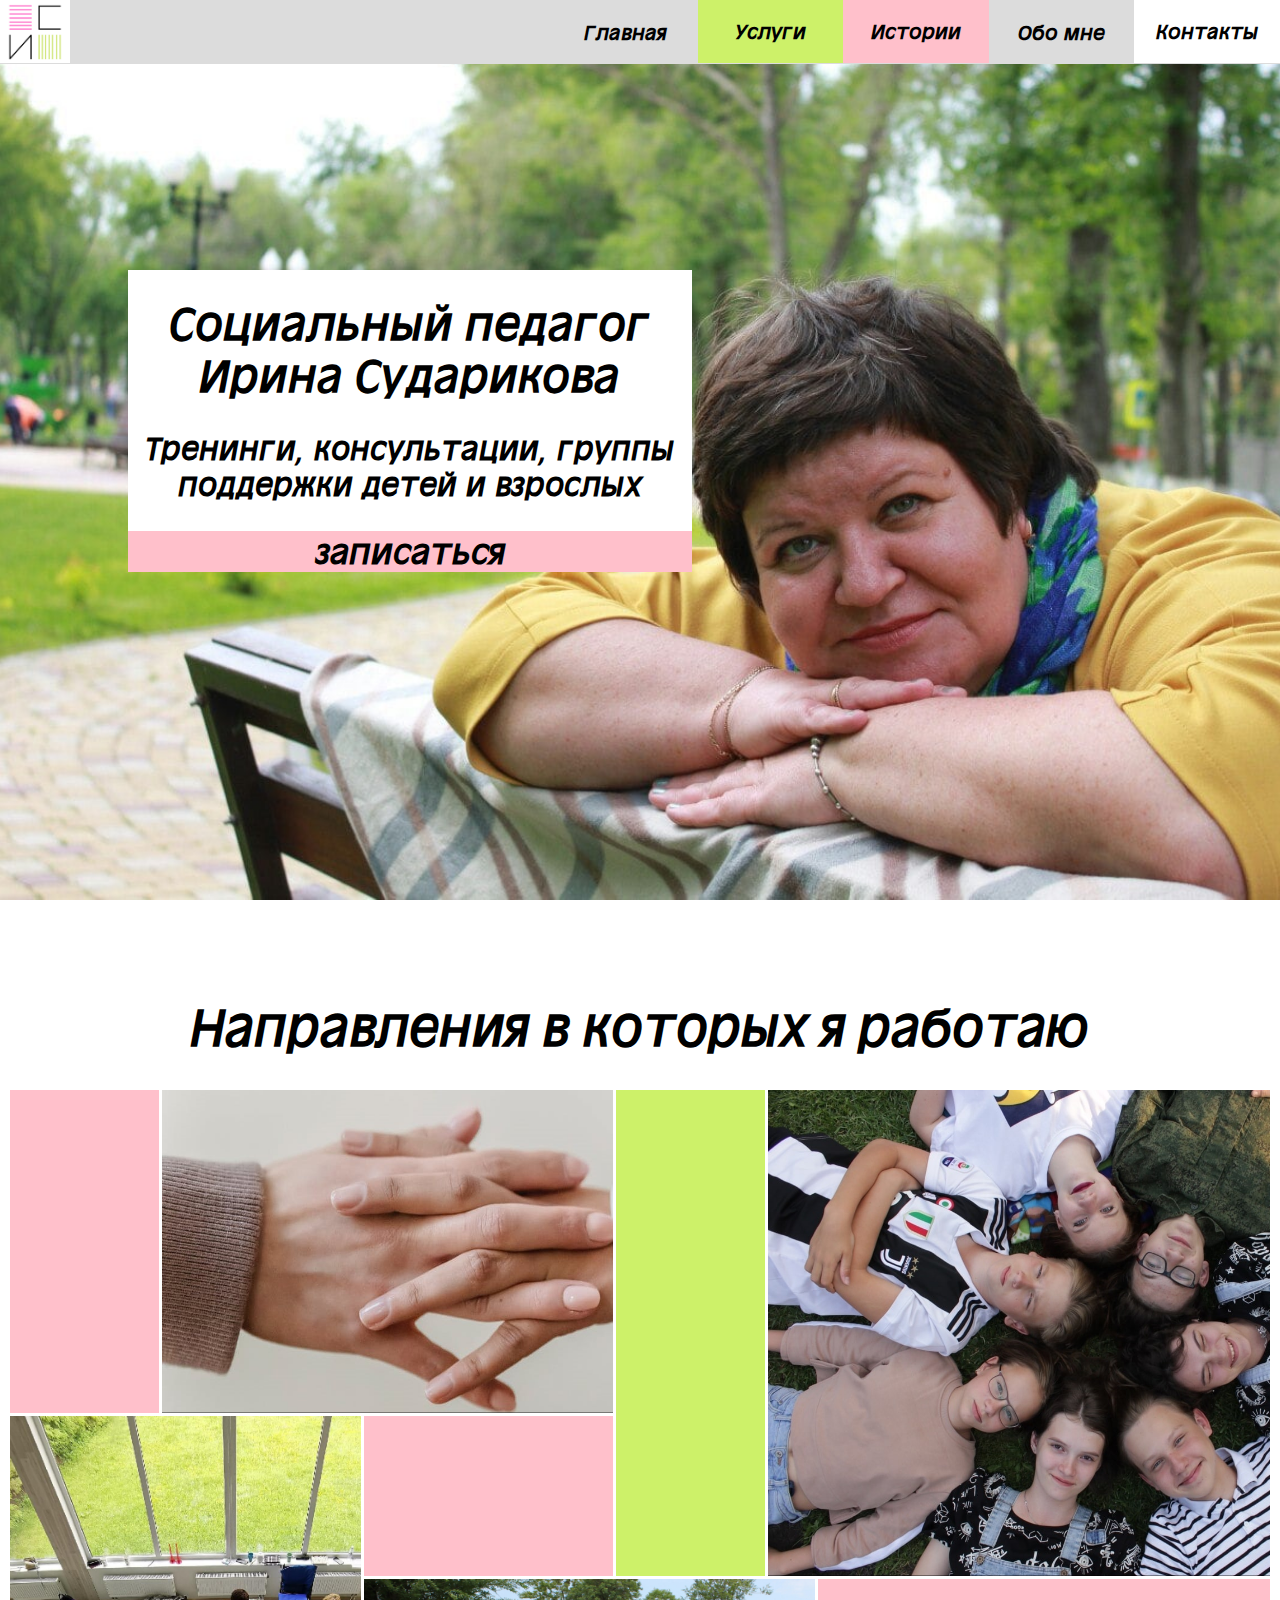
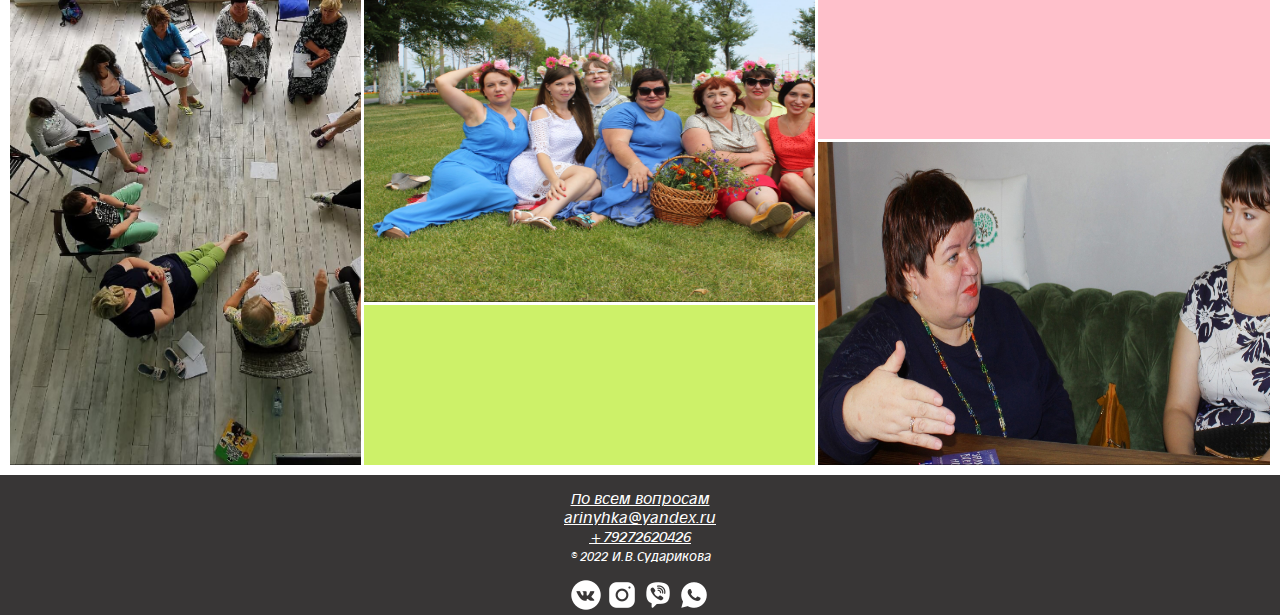
<file: index.html>
<!DOCTYPE html>
<html lang="en">
  <head>
    <meta charset="UTF-8" />
    <meta http-equiv="X-UA-Compatible" content="IE=edge" />
    <meta name="viewport" content="width=device-width" />
    <title>Тренинги Ирины Судариковой</title>
    <link href="https://fonts.googleapis.com/css2?family=Beau+Rivage&family=Comfortaa&display=swap" rel="stylesheet">
    <link rel="stylesheet" href="css/style.css">
    <link rel="stylesheet" href="css/media.css">
  </head>
  <body>
    <header class="container">
      <div class="logo">
        <a href="index.html"><img src="images/logo.png" alt="logo" /></a>
      </div>
      <div class="openMenu">&#9776;</div>
      <nav class="menu">
        <ul>
          <li><a href="index.html">Главная</a></li>
          <li class="colorLemon">
            <div class="dropDownList">
              Услуги
              <nav class="subMenu">
                <a href="traninng.html">Тренинги</a>
                <a href="consultation.html">Консультации</a>
                <a href="supportGroup.html">Группы поддержки</a>
                <a href="womenClub.html">Женский клуб</a>
                <a href="childClub.html">Детский клуб</a>
              </nav>
            </div>
          </li>
          <li class="adaptiveSubMenu"><a href="traninng.html">Тренинги</a></li>
          <li class="adaptiveSubMenu">
            <a href="consultation.html">Консультации</a>
          </li>
          <li class="adaptiveSubMenu">
            <a href="supportGroup.html">Группы поддержки</a>
          </li>
          <li class="adaptiveSubMenu">
            <a href="womenClub.html">Женский клуб</a>
          </li>
          <li class="adaptiveSubMenu">
            <a href="childClub.html">Детский клуб</a>
          </li>
          <li class="colorPink"><a href="stories.html">Истории</a></li>
          <li><a href="aboutMe.html">Обо мне</a></li>
          <li class="colorWhite"><a href="contacts.html">Контакты</a></li>
        </ul>
      </nav>
    </header>
    <section class="first-section">
    </section>
    <div class="info">
      <h1>Cоциальный педагог <br> Ирина Сударикова</h1>
      <p>Тренинги, консультации, группы поддержки детей и взрослых</p>
      <div class="infoColorPink"><a href="contacts.html">записаться</a></div></div>
    </div>
    
    <section class="areas">
      <h1>Направления в которых я работаю</h1>
      <div class="areasGrid">
        <div class="grid1 areaScale">
          <img src="images/training.jpg" alt="training" />
          <div class="gridInfo">
            <h1>Тренинги</h1>
            <p>
              Практика социально-психологического воздейсвия, основанная на активных методах групповой работы
            </p>
            <a href="traninng.html">перейти</a>
          </div>
        </div>
        <div class="grid2 areaScale">
          <img src="images/consultation.jpg" alt="consultation" />
          <div class="gridInfo">
            <h1>Констультации</h1>
            <p>
              Уважать, понимать, принимать, помогать
            </p>
            <a href="consultation.html">перейти</a>
          </div>
        </div>
        <div class="grid3 areaScale">
          <img src="images/support.jpeg" alt="support" />
          <div class="gridInfo">
            <h1>Группы поддержки</h1>
            <p>
              Создаем условия для самоисследования. Приходим от уникальности ситуации к ее универсальности
            </p>
            <a href="supportGroup.html">перейти</a>
          </div>
        </div>
      <div class="grid4 areaScale">
        <img src="images/childClub.jpg" alt="childClub" />
        <div class="gridInfo">
          <h1>Детский клуб</h1>
          <p>Учимся справляться с эмоциями и направлять их в благое русло</p>
          <a href="childClub.html">перейти</a>
        </div>
      </div>
      <div class="grid5 areaScale">
        <img src="images/womenClub.jpg" alt="womenClub" />
        <div class="gridInfo">
          <h1>Женский клуб</h1>
          <p>Белое крыло, судьбы, песни, споры. Клуб живет теплом жизненных узоров...</p>
          <a href="womenClub.html">перейти</a>
        </div>
      </div>
      <div class="grid6"></div>
      <div class="grid7"></div>
      <div class="grid8"></div>
      <div class="grid9"></div>
      <div class="grid10"></div>
      <div class="grid11"></div>
      <div class="grid12"></div>
      <div class="grid13"></div>
      <div class="grid14"></div>
      <div class="grid15"></div>
    </section>
    <footer class="footContainer">
      <div class="footContacts">
        <a href="mailto:arinyhka@yandex.ru">По всем вопросам</a>
        <a href="mailto:arinyhka@yandex.ru">arinyhka@yandex.ru</a>
        <a href="tel:+79272620426">+79272620426</a>
      </div>
        <span>&copy; 2022 И.В.Сударикова</span>
        <div class="footIcons">
          <a href="https://vk.com/id60577503"><img src="icons/vk.png" alt="vkIcon"></a>
          <a href="https://www.instagram.com/sudarikova4895"><img src="icons/instagram.png" alt="instIcon"></a>
          <a href="viber://chat?number=%2B79272620426"><img src="icons/viber.png" alt="viberIcon"></a>
          <a href="whatsapp://send?phone=79272620426"><img src="icons/whatsapp.png" alt="whatsappIcon"></a>
        </div>
      </div>
    </footer>
    <script src="js/script.js"></script>
  </body>
</html>
</file>
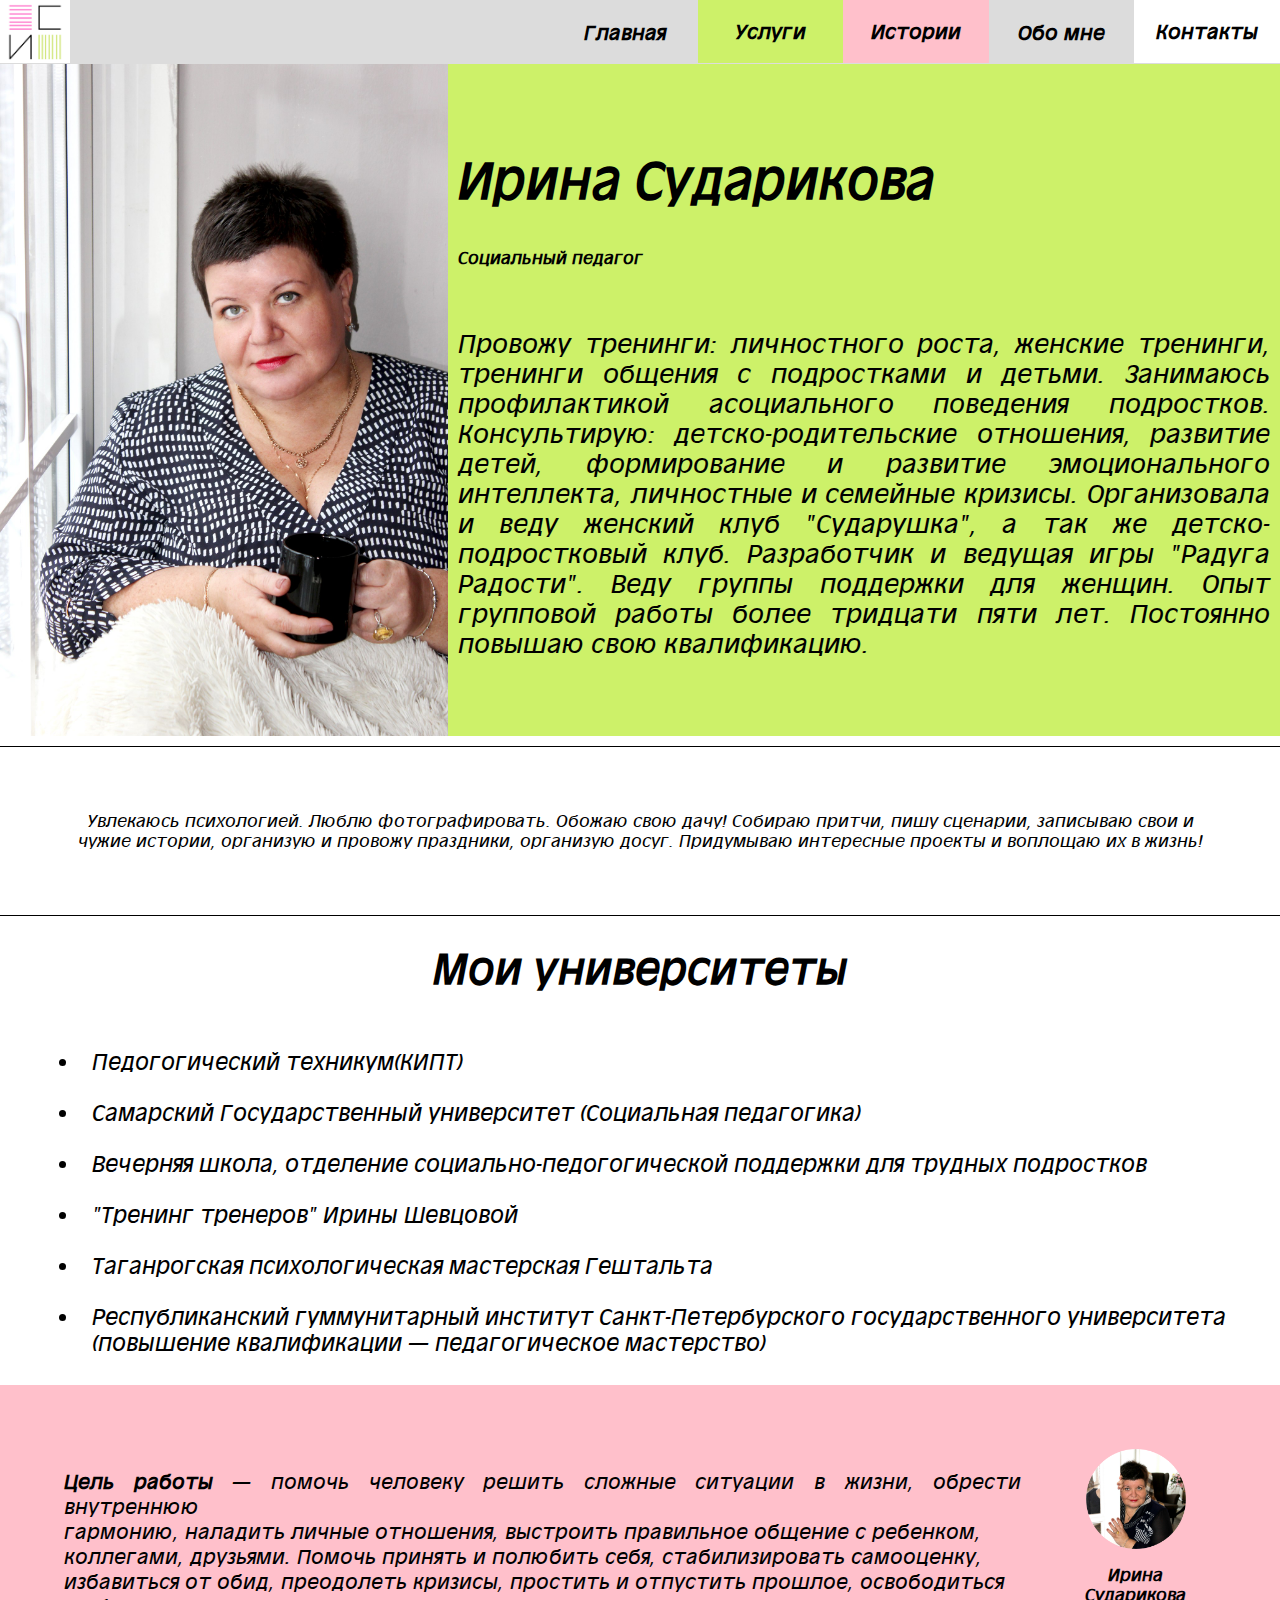
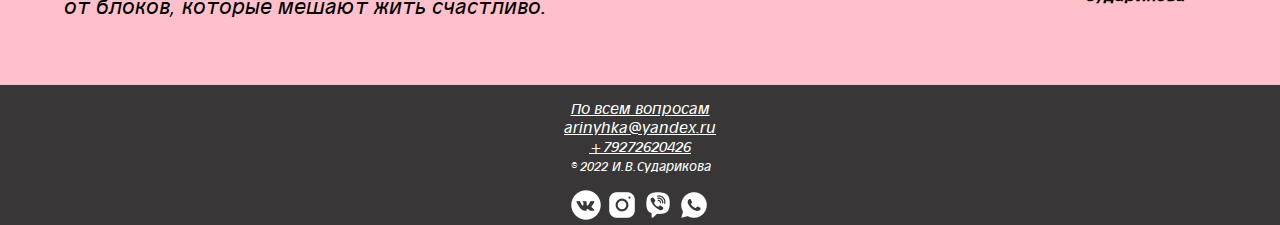
<file: aboutMe.html>
<!DOCTYPE html>
<html lang="en">
  <head>
    <meta charset="UTF-8" />
    <meta http-equiv="X-UA-Compatible" content="IE=edge" />
    <meta name="viewport" content="width=device-width, initial-scale=1.0" />
    <title>Тренинги Ирины Судариковой - Обо мне</title>
    <link rel="stylesheet" href="css/style.css" />
    <link rel="stylesheet" href="css/media.css">
    <link href="https://fonts.googleapis.com/css2?family=Beau+Rivage&family=Comfortaa&display=swap" rel="stylesheet">
  </head>
  <body>
    <header class="container">
      <div class="logo">
        <a href="index.html"><img src="images/logo.png" alt="logo" /></a>
      </div>
      <div class="openMenu">&#9776;</div>
      <nav class="menu">
        <ul>
          <li><a href="index.html">Главная</a></li>
          <li class="colorLemon">
            <div class="dropDownList">
              Услуги
              <nav class="subMenu">
                <a href="traninng.html">Тренинги</a>
                <a href="consultation.html">Консультации</a>
                <a href="supportGroup.html">Группы поддержки</a>
                <a href="womenClub.html">Женский клуб</a>
                <a href="childClub.html">Детский клуб</a>
              </nav>
            </div>
          </li>
          <li class="adaptiveSubMenu"><a href="traninng.html">Тренинги</a></li>
          <li class="adaptiveSubMenu">
            <a href="consultation.html">Консультации</a>
          </li>
          <li class="adaptiveSubMenu">
            <a href="supportGroup.html">Группы поддержки</a>
          </li>
          <li class="adaptiveSubMenu">
            <a href="womenClub.html">Женский клуб</a>
          </li>
          <li class="adaptiveSubMenu">
            <a href="childClub.html">Детский клуб</a>
          </li>
          <li class="colorPink"><a href="stories.html">Истории</a></li>
          <li><a href="aboutMe.html">Обо мне</a></li>
          <li class="colorWhite"><a href="contacts.html">Контакты</a></li>
        </ul>
      </nav>
    </header>
    <section class="aboutMe">
         <div class="aboutMeDV">
           <img src="images/AboutMe.jpg" alt="aboutMe" class="aboutMePicture">
            <div class="aboutMeText"> <h1>Ирина Сударикова</h1> <h6>Социальный педагог</h6> <p>Провожу тренинги: личностного роста, женские тренинги, тренинги общения с подростками и детьми. Занимаюсь профилактикой асоциального поведения подростков. Консультирую: детско-родительские отношения, развитие детей, формирование и развитие эмоционального интеллекта, личностные и семейные кризисы. Организовала и веду женский клуб "Сударушка", а так же детско-подростковый клуб. Разработчик и ведущая игры "Радуга Радости". Веду группы поддержки для женщин. Опыт групповой работы более тридцати пяти лет. Постоянно повышаю свою квалификацию.</p></div>
         </div>
         <p class="interests">
          Увлекаюсь психологией. Люблю фотографировать. Обожаю свою дачу! Собираю притчи, пишу сценарии, записываю свои и чужие истории, организую и провожу праздники, организую досуг. Придумываю интересные проекты и воплощаю их в жизнь!
         </p>
         <div class="education">
           <h1>Мои университеты</h1>
           <ul>
           <li>Педогогический техникум(КИПТ)</li>
           <li>Самарский Государственный университет (Социальная педагогика)</li>
           <li>Вечерняя школа, отделение социально-педогогической поддержки для трудных подростков </li>
           <li>&quot;Тренинг тренеров&quot; Ирины Шевцовой</li>
           <li>Таганрогская психологическая мастерская Гештальта</li>
           <li>Республиканский гуммунитарный институт Санкт-Петербурского государственного университета (повышение квалификации &mdash; педагогическое мастерство)</li>
          </ul>
         </div>
         <div class="purposeWork"><p><i><b>Цель работы</b> &mdash; помочь человеку решить сложные ситуации в жизни, обрести внутреннюю <br> гармонию, наладить личные отношения, выстроить правильное общение с ребенком, <br> коллегами, друзьями. Помочь принять и полюбить себя, стабилизировать самооценку, <br> избавиться от обид, преодолеть кризисы, простить и отпустить прошлое, освободиться <br> от блоков, которые мешают жить счастливо.</i></p><div class="purposeImage"><img src="images/aboutMePurpose.png" alt="aboutMePurpose"><p>Ирина Сударикова</p></div></div>
    </section>
    <footer class="footContainer">
        <div class="footContacts">
          <a href="mailto:arinyhka@yandex.ru">По всем вопросам</a>
          <a href="mailto:arinyhka@yandex.ru">arinyhka@yandex.ru</a>
          <a href="tel:+79272620426">+79272620426</a>
        </div>
          <span>&copy; 2022 И.В.Сударикова</span>
          <div class="footIcons">
            <a href="https://vk.com/id60577503"><img src="icons/vk.png" alt="vkIcon"></a>
            <a href="https://www.instagram.com/sudarikova4895"><img src="icons/instagram.png" alt="instIcon"></a>
            <a href="viber://chat?number=%2B79272620426"><img src="icons/viber.png" alt="viberIcon"></a>
            <a href="whatsapp://send?phone=79272620426"><img src="icons/whatsapp.png" alt="whatsappIcon"></a>
          </div>
        </div>
    </footer>
    <script src="js/script.js"></script>
  </body>
</html>
</file>
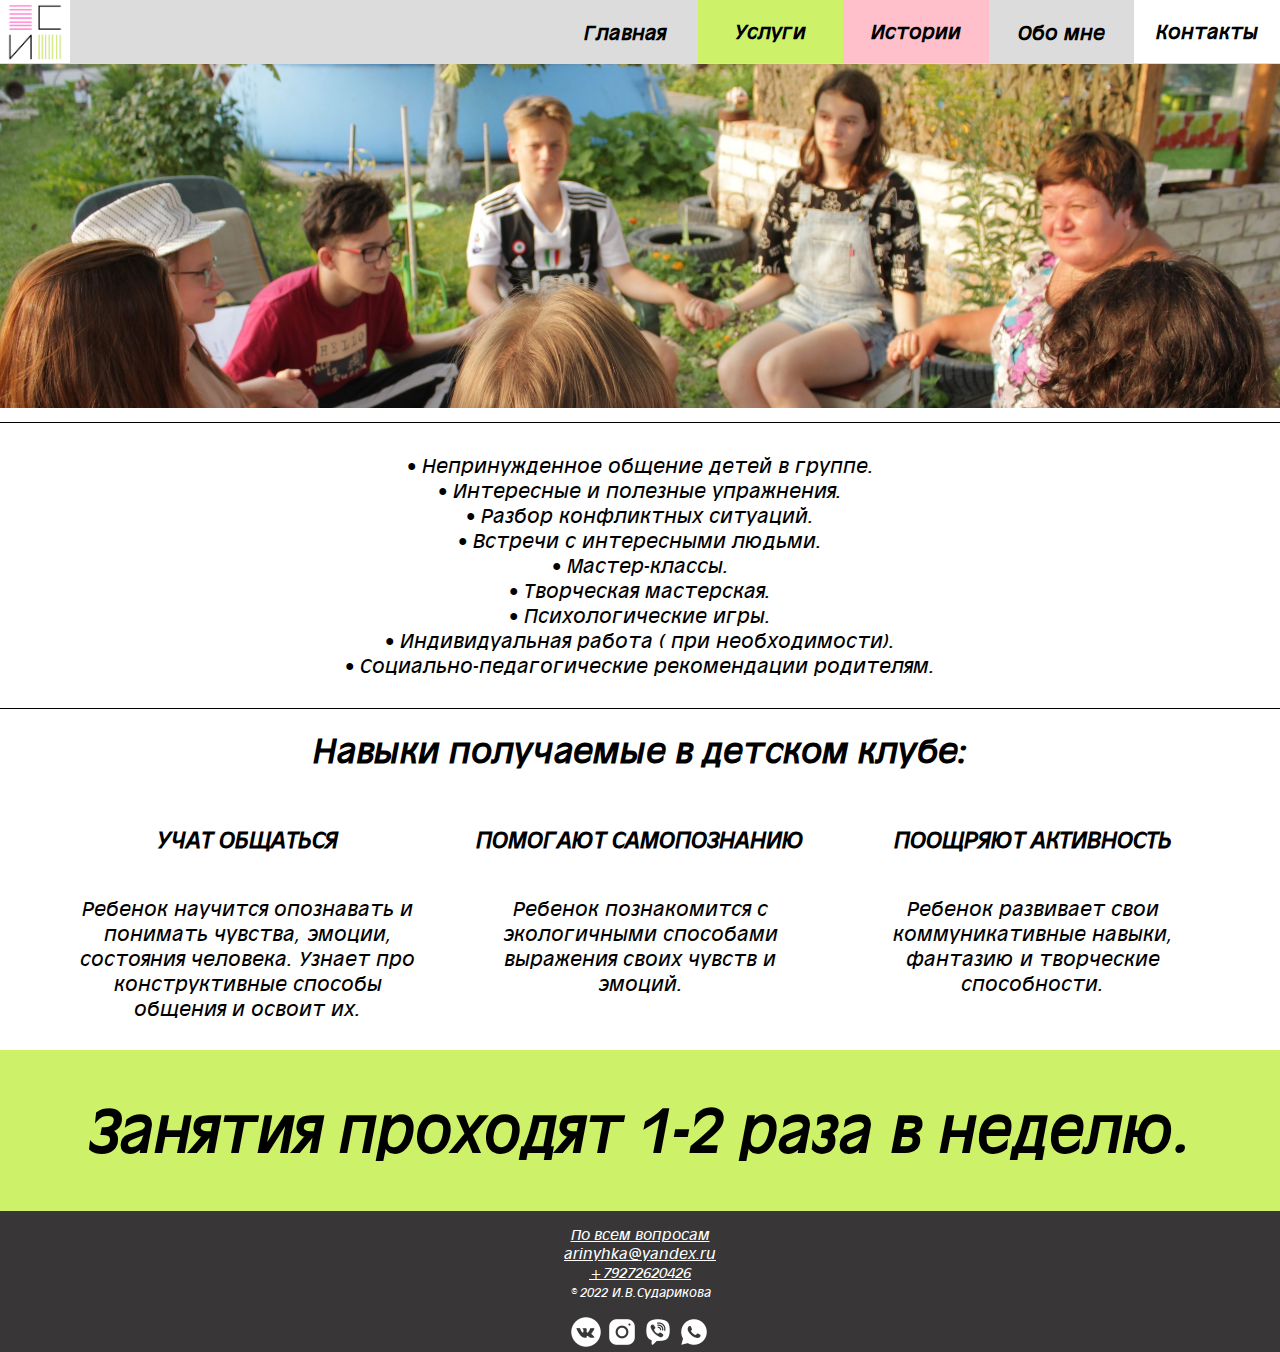
<file: childClub.html>
<!DOCTYPE html>
<html lang="en">
  <head>
    <meta charset="UTF-8" />
    <meta http-equiv="X-UA-Compatible" content="IE=edge" />
    <meta name="viewport" content="width=device-width, initial-scale=1.0" />
    <link rel="stylesheet" href="css/style.css" />
    <link rel="stylesheet" href="css/media.css" />
    <title>Тренинги Ирины Судариковой - Детский Клуб</title>
  </head>
  <body>
    <header class="container">
      <div class="logo">
        <a href="index.html"><img src="images/logo.png" alt="logo" /></a>
      </div>
      <div class="openMenu">&#9776;</div>
      <nav class="menu">
        <ul>
          <li><a href="index.html">Главная</a></li>
          <li class="colorLemon">
            <div class="dropDownList">
              Услуги
              <nav class="subMenu">
                <a href="traninng.html">Тренинги</a>
                <a href="consultation.html">Консультации</a>
                <a href="supportGroup.html">Группы поддержки</a>
                <a href="womenClub.html">Женский клуб</a>
                <a href="childClub.html">Детский клуб</a>
              </nav>
            </div>
          </li>
          <li class="adaptiveSubMenu"><a href="traninng.html">Тренинги</a></li>
          <li class="adaptiveSubMenu">
            <a href="consultation.html">Консультации</a>
          </li>
          <li class="adaptiveSubMenu">
            <a href="supportGroup.html">Группы поддержки</a>
          </li>
          <li class="adaptiveSubMenu">
            <a href="womenClub.html">Женский клуб</a>
          </li>
          <li class="adaptiveSubMenu">
            <a href="childClub.html">Детский клуб</a>
          </li>
          <li class="colorPink"><a href="stories.html">Истории</a></li>
          <li><a href="aboutMe.html">Обо мне</a></li>
          <li class="colorWhite"><a href="contacts.html">Контакты</a></li>
        </ul>
      </nav>
    </header>
    <div class="childClubPreview">
      <img src="images/childClubPreview.jpg" alt="childClubPreview" />
      <p>
        &bull; Непринужденное общение детей в группе. <br>
        &bull; Интересные и полезные упражнения. <br>
        &bull; Разбор конфликтных ситуаций. <br>
        &bull; Встречи с интересными людьми. <br>
        &bull; Мастер-классы. <br>
        &bull; Творческая мастерская. <br>
        &bull; Психологические игры. <br>
        &bull; Индивидуальная работа ( при необходимости). <br>
        &bull; Социально-педагогические рекомендации родителям. <br>
      </p>
    </div>
    <div class="childClubTabs">
      <h1>Навыки получаемые в детском клубе:</h1>
      <div class="childClubTabSection">
        <div class="childClubTab">
          <h3>учат общаться</h3>
          <p>
             Ребенок научится опознавать и понимать чувства, эмоции, состояния человека. Узнает про конструктивные способы общения и освоит их.
          </p>
        </div>
        <div class="childClubTab">
          <h3>помогают самопознанию</h3>
          <p>
            Ребенок познакомится с экологичными способами выражения своих чувств и эмоций.
          </p>
        </div>
        <div class="childClubTab">
          <h3>поощряют активность</h3>
          <p>
            Ребенок развивает свои коммуникативные навыки, фантазию и творческие способности.
          </p>
        </div>
      </div>
    </div>
    <div class="childClublessons">
      Занятия проходят 1-2 раза в неделю. 
    </div>
    <footer class="footContainer">
      <div class="footContacts">
        <a href="mailto:arinyhka@yandex.ru">По всем вопросам</a>
        <a href="mailto:arinyhka@yandex.ru">arinyhka@yandex.ru</a>
        <a href="tel:+79272620426">+79272620426</a>
      </div>
        <span>&copy; 2022 И.В.Сударикова</span>
        <div class="footIcons">
          <a href="https://vk.com/id60577503"><img src="icons/vk.png" alt="vkIcon"></a>
          <a href="https://www.instagram.com/sudarikova4895"><img src="icons/instagram.png" alt="instIcon"></a>
          <a href="viber://chat?number=%2B79272620426"><img src="icons/viber.png" alt="viberIcon"></a>
          <a href="whatsapp://send?phone=79272620426"><img src="icons/whatsapp.png" alt="whatsappIcon"></a>
        </div>
      </div>
    </footer>
    <script src="js/script.js"></script>
  </body>
</html>
</file>
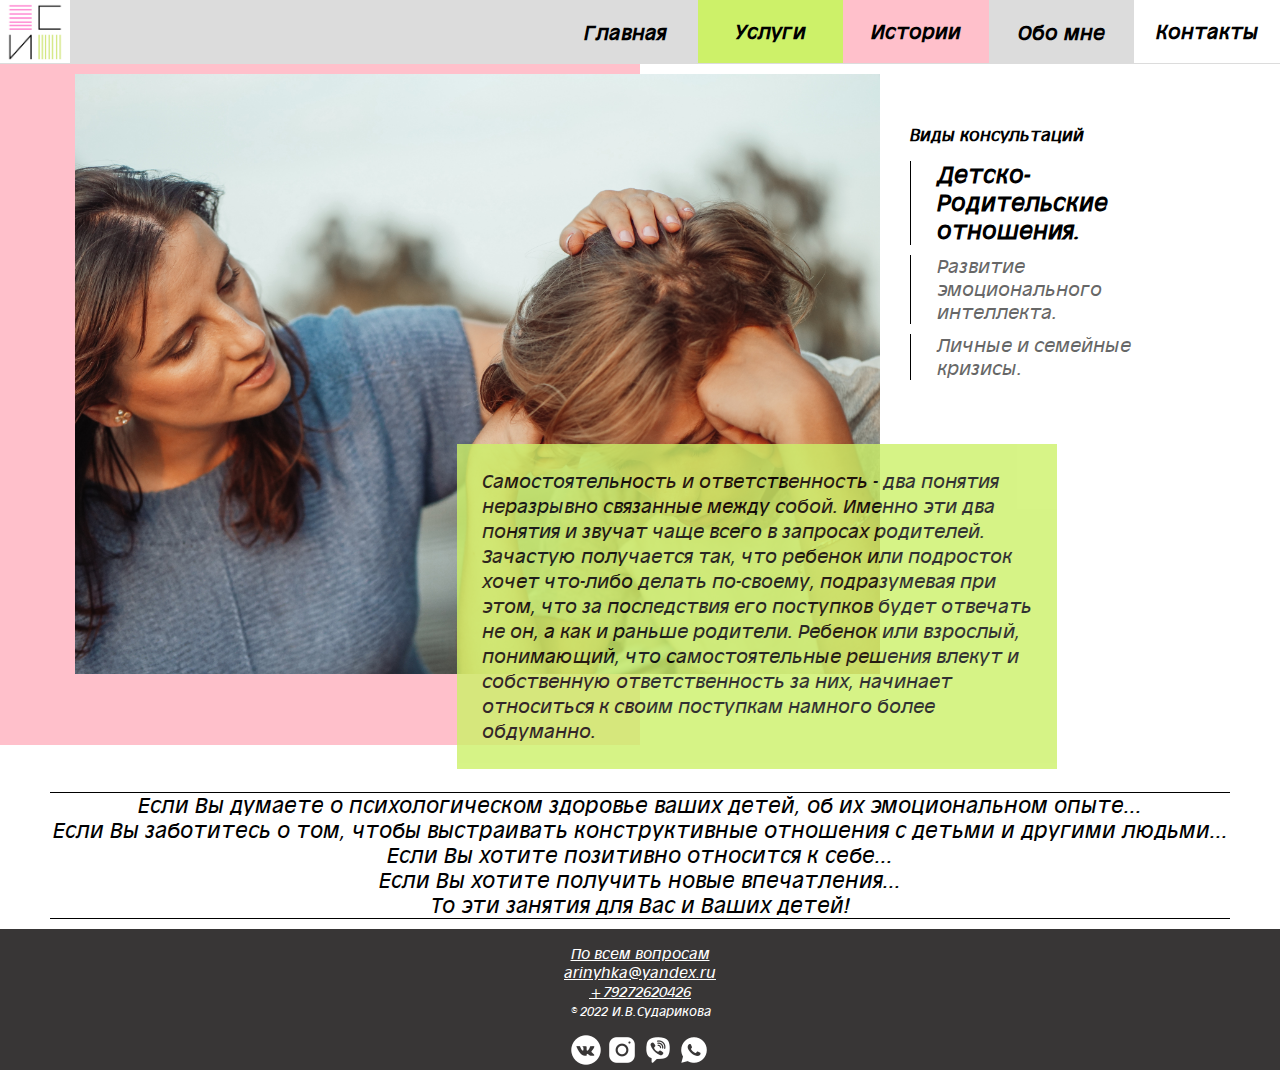
<file: consultation.html>
<!DOCTYPE html>
<html lang="en">
<head>
    <meta charset="UTF-8">
    <meta http-equiv="X-UA-Compatible" content="IE=edge">
    <meta name="viewport" content="width=device-width, initial-scale=1.0">
    <title>Тренинги Ирины Судариковой - Консультации</title>
    <link rel="stylesheet" href="css/style.css" />
    <link rel="stylesheet" href="css/media.css">
    <link
      href="https://fonts.googleapis.com/css2?family=Beau+Rivage&family=Montserrat:wght@100;400;700&display=swap"
      rel="stylesheet"
    />
   
    <link href="https://fonts.googleapis.com/css2?family=Comfortaa&display=swap" rel="stylesheet">
</head>
<body>
  <header class="container">
    <div class="logo">
      <a href="index.html"><img src="images/logo.png" alt="logo" /></a>
    </div>
    <div class="openMenu">&#9776;</div>
    <nav class="menu">
      <ul>
        <li><a href="index.html">Главная</a></li>
        <li class="colorLemon">
          <div class="dropDownList">
            Услуги
            <nav class="subMenu">
              <a href="traninng.html">Тренинги</a>
              <a href="consultation.html">Консультации</a>
              <a href="supportGroup.html">Группы поддержки</a>
              <a href="womenClub.html">Женский клуб</a>
              <a href="childClub.html">Детский клуб</a>
            </nav>
          </div>
        </li>
        <li class="adaptiveSubMenu"><a href="traninng.html">Тренинги</a></li>
        <li class="adaptiveSubMenu">
          <a href="consultation.html">Консультации</a>
        </li>
        <li class="adaptiveSubMenu">
          <a href="supportGroup.html">Группы поддержки</a>
        </li>
        <li class="adaptiveSubMenu">
          <a href="womenClub.html">Женский клуб</a>
        </li>
        <li class="adaptiveSubMenu">
          <a href="childClub.html">Детский клуб</a>
        </li>
        <li class="colorPink"><a href="stories.html">Истории</a></li>
        <li><a href="aboutMe.html">Обо мне</a></li>
        <li class="colorWhite"><a href="contacts.html">Контакты</a></li>
      </ul>
    </nav>
  </header>
      <section class="consultation">
        <div class="bgc_color"></div>
<div class="consultationtabcontainer">
  <div class="consultationtabcontent"><img src="images/parentChildren.jpg" alt="parentChildren"><div class="consultationtabcontent__descr">Самостоятельность и ответственность - два понятия неразрывно связанные между собой. 
  Именно эти два понятия и звучат чаще всего в запросах родителей. 
  <br>
  Зачастую получается так, что ребенок или подросток  хочет что-либо делать по-своему, подразумевая при этом, что за последствия его поступков будет отвечать не он, а как и раньше родители. 
  Ребенок или взрослый, понимающий, что самостоятельные решения влекут и собственную ответственность за них, начинает относиться к своим поступкам намного более обдуманно. </div></div>
  <div class="consultationtabcontent"><img src="images/imotionalIntellect.jpg" alt="imotionalIntellect"><div class="consultationtabcontent__descr">EQ или эмоциональный интеллект — это способность понимать свои чувства и чувства других людей, умение справляться с эмоциями и направлять их в благое русло. Современные научные исследования показали, что развитый EQ у ребенка помогает ему решать сложные задачи и справляться с конфликтными ситуациями. Обладая эмоциональным интеллектом, ребенок легко преодолевает сложности, опираясь на свои сильные стороны.</div></div>
  <div class="consultationtabcontent"><img src="images/crysies.jpg" alt="crysies"><div class="consultationtabcontent__descr">
  Чтобы быть хорошим родителем или жить в гармонии с партнёром, необходимо  познать себя. 
  <br>
  Что я за человек? Чем для меня является семья? Как вижу я свое участие в партнерстве? Чем мой семейный союз отличается от миллионов других союзов, по каким правилам он живёт, по каким законам развивается? Какие особенности моего характера, навыки, умения помогут мне быть счастливым? Эти и другие темы звучат на личных встречах.</div></div>
  <div class="consultationtabheader">
    <h3>Виды консультаций</h3>
    <div class="consultationtabheader__item consultationtabheader__item__active">Детско-Родительские отношения. </div>
    <div class="consultationtabheader__item">Развитие эмоционального  интеллекта.</div>
    <div class="consultationtabheader__item">Личные и семейные кризисы. </div>
  </div>
</div>
<div class="consultationinfocontainer">
  <div class="consultationcontainerinfo">  Если Вы думаете о психологическом здоровье ваших детей, об их эмоциональном опыте... <br>
    Если Вы заботитесь о том, чтобы выстраивать конструктивные отношения с детьми и другими людьми... <br>
    Если Вы хотите позитивно относится к себе... <br>
    Если Вы хотите получить новые впечатления... <br>
    То эти занятия для Вас и Ваших детей! <br></div>
  </div>
</section>
<footer class="footContainer">
  <div class="footContacts">
    <a href="mailto:arinyhka@yandex.ru">По всем вопросам</a>
    <a href="mailto:arinyhka@yandex.ru">arinyhka@yandex.ru</a>
    <a href="tel:+79272620426">+79272620426</a>
  </div>
    <span>&copy; 2022 И.В.Сударикова</span>
    <div class="footIcons">
      <a href="https://vk.com/id60577503"><img src="icons/vk.png" alt="vkIcon"></a>
      <a href="https://www.instagram.com/sudarikova4895"><img src="icons/instagram.png" alt="instIcon"></a>
      <a href="viber://chat?number=%2B79272620426"><img src="icons/viber.png" alt="viberIcon"></a>
      <a href="whatsapp://send?phone=79272620426"><img src="icons/whatsapp.png" alt="whatsappIcon"></a>
    </div>
  </div>
</footer>
      <script src="js/script.js"></script>
      <script src="js/script1.js"></script>
</body>
</html>
</file>
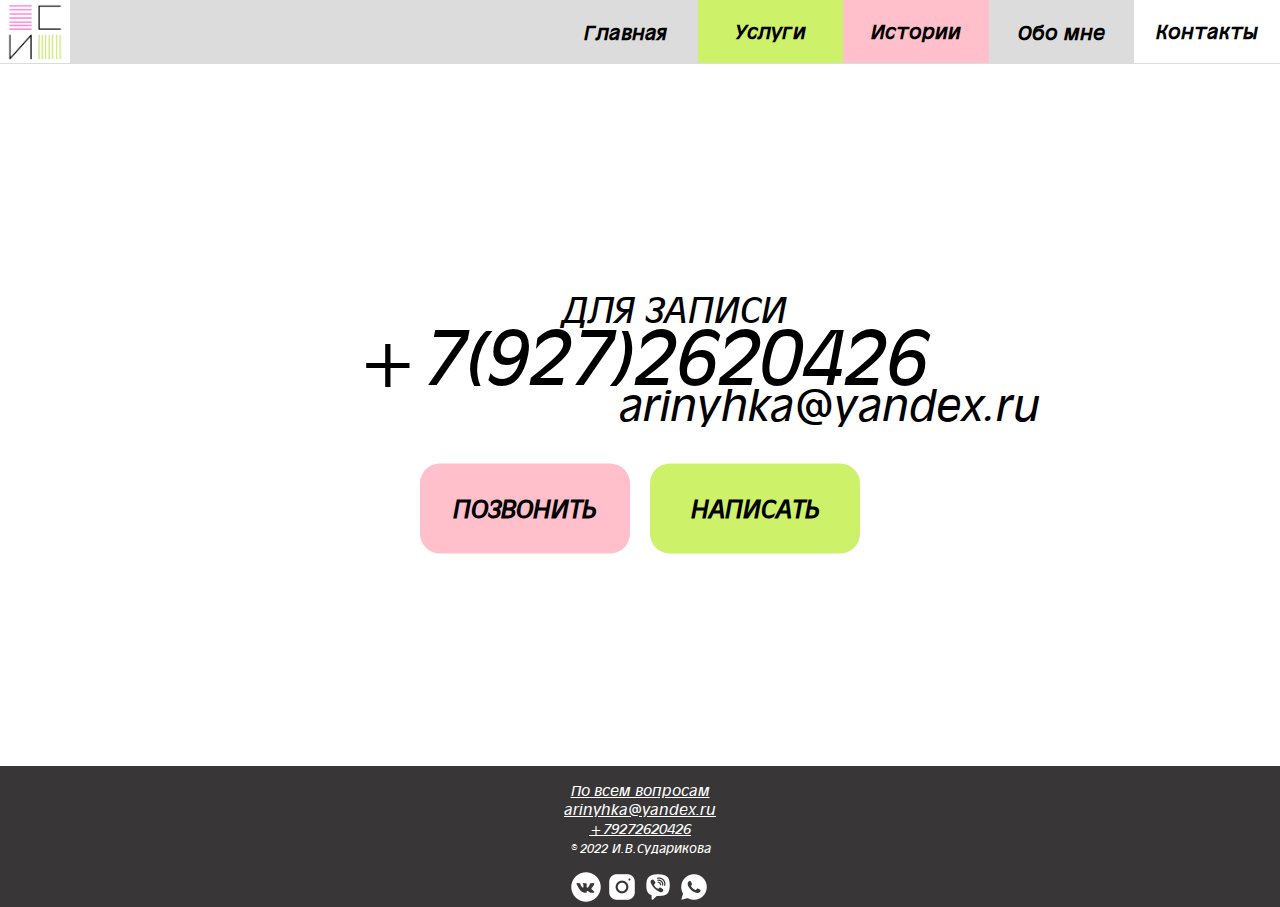
<file: contacts.html>
<!DOCTYPE html>
<html lang="en">
<head>
    <meta charset="UTF-8">
    <meta http-equiv="X-UA-Compatible" content="IE=edge">
    <meta name="viewport" content="width=device-width">
    <title>Тренинги Ирины Судариковой - Контакты</title>
    <link rel="stylesheet" href="css/style.css" />
    <link rel="stylesheet" href="css/media.css">
    <link href="https://fonts.googleapis.com/css2?family=Beau+Rivage&family=Comfortaa&display=swap" rel="stylesheet">
</head>
<body>
  <header class="container">
    <div class="logo">
      <a href="index.html"><img src="images/logo.png" alt="logo" /></a>
    </div>
    <div class="openMenu">&#9776;</div>
    <nav class="menu">
      <ul>
        <li><a href="index.html">Главная</a></li>
        <li class="colorLemon">
          <div class="dropDownList">
            Услуги
            <nav class="subMenu">
              <a href="traninng.html">Тренинги</a>
              <a href="consultation.html">Консультации</a>
              <a href="supportGroup.html">Группы поддержки</a>
              <a href="womenClub.html">Женский клуб</a>
              <a href="childClub.html">Детский клуб</a>
            </nav>
          </div>
        </li>
        <li class="adaptiveSubMenu"><a href="traninng.html">Тренинги</a></li>
        <li class="adaptiveSubMenu">
          <a href="consultation.html">Консультации</a>
        </li>
        <li class="adaptiveSubMenu">
          <a href="supportGroup.html">Группы поддержки</a>
        </li>
        <li class="adaptiveSubMenu">
          <a href="womenClub.html">Женский клуб</a>
        </li>
        <li class="adaptiveSubMenu">
          <a href="childClub.html">Детский клуб</a>
        </li>
        <li class="colorPink"><a href="stories.html">Истории</a></li>
        <li><a href="aboutMe.html">Обо мне</a></li>
        <li class="colorWhite"><a href="contacts.html">Контакты</a></li>
      </ul>
    </nav>
  </header>
      <section class="contacts">
       <div class="contactsBlock"> 
        <div class="contactsText">Для записи</div>
        <div class="contactsPhone">+7(927)2620426</div>
        <div class="contactsMail">arinyhka@yandex.ru</div>
        <div class="contactBtns">
          <a href="tel:+79272620426" class="bgbtnpink">Позвонить</a>
          <a href="mailto:arinyhka@yandex.ru" class="bgbtnsalad">Написать</a>
        </div>
       </div>
      </section>
      <footer class="footContainer">
        <div class="footContacts">
          <a href="mailto:arinyhka@yandex.ru">По всем вопросам</a>
          <a href="mailto:arinyhka@yandex.ru">arinyhka@yandex.ru</a>
          <a href="tel:+79272620426">+79272620426</a>
        </div>
          <span>&copy; 2022 И.В.Сударикова</span>
          <div class="footIcons">
            <a href="https://vk.com/id60577503"><img src="icons/vk.png" alt="vkIcon"></a>
            <a href="https://www.instagram.com/sudarikova4895"><img src="icons/instagram.png" alt="instIcon"></a>
            <a href="viber://chat?number=%2B79272620426"><img src="icons/viber.png" alt="viberIcon"></a>
            <a href="whatsapp://send?phone=79272620426"><img src="icons/whatsapp.png" alt="whatsappIcon"></a>
          </div>
        </div>
      </footer>
      <script src="js/script.js"></script>
</body>
</html>
</file>
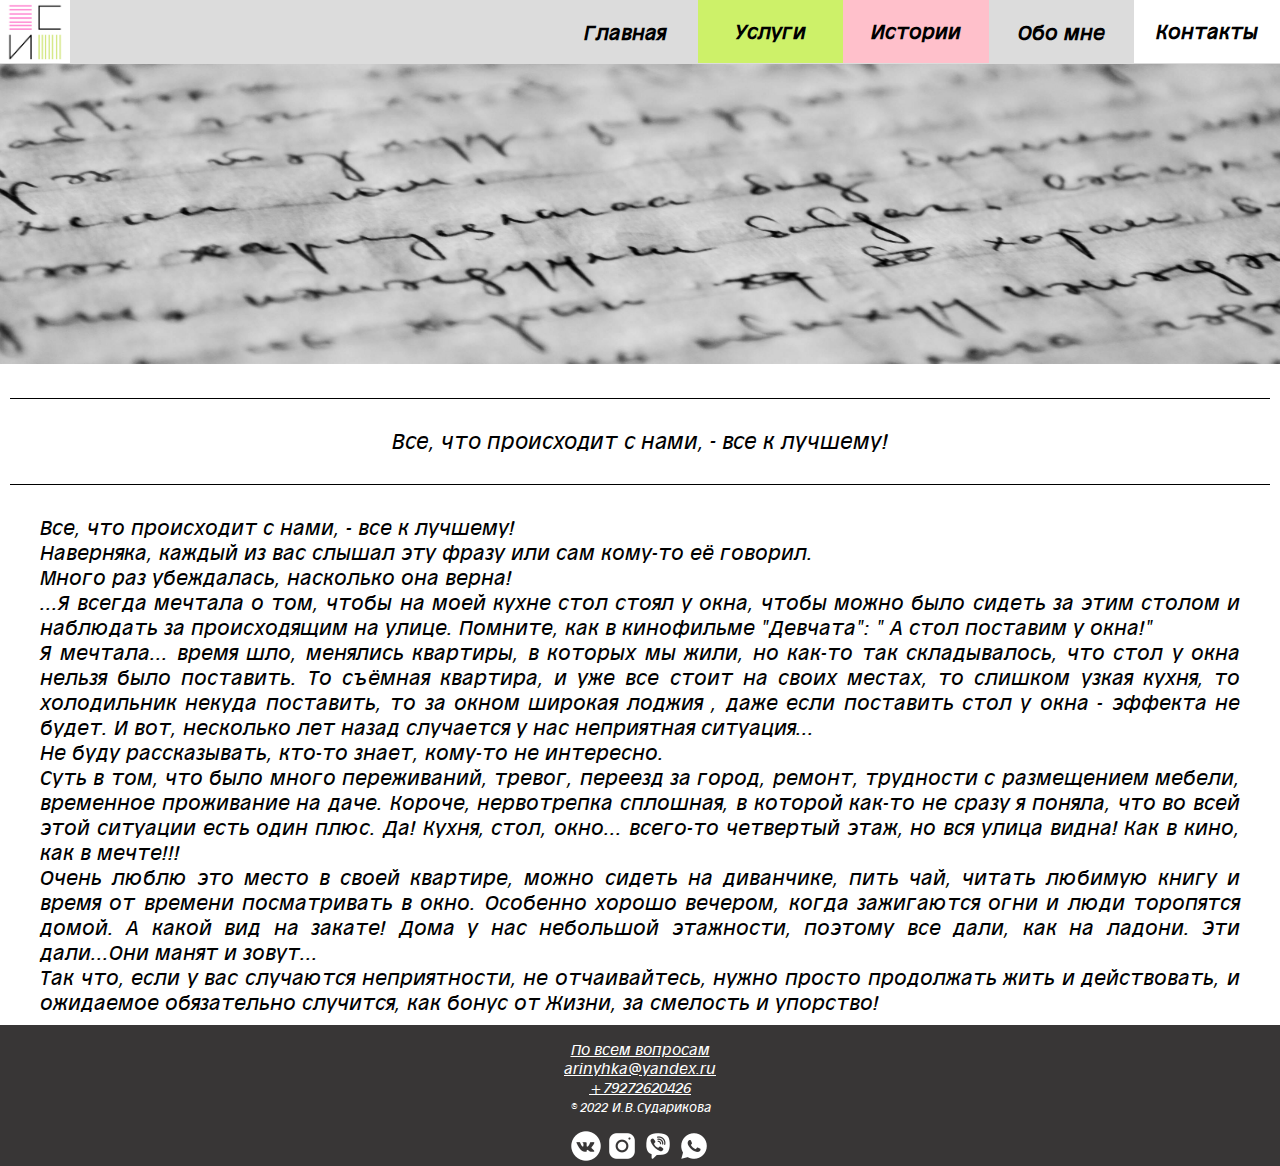
<file: everythingHappens.html>
<!DOCTYPE html>
<html lang="en">
<head>
    <meta charset="UTF-8">
    <meta http-equiv="X-UA-Compatible" content="IE=edge">
    <meta name="viewport" content="width=device-width, initial-scale=1.0">
    <link rel="stylesheet" href="css/style.css" />
    <link rel="stylesheet" href="css/media.css" />
    <title>Тренинги Ирины Судариковой - Яринка</title>
</head>
<body>
  <header class="container">
    <div class="logo">
      <a href="index.html"><img src="images/logo.png" alt="logo" /></a>
    </div>
    <div class="openMenu">&#9776;</div>
    <nav class="menu">
      <ul>
        <li><a href="index.html">Главная</a></li>
        <li class="colorLemon">
          <div class="dropDownList">
            Услуги
            <nav class="subMenu">
              <a href="traninng.html">Тренинги</a>
              <a href="consultation.html">Консультации</a>
              <a href="supportGroup.html">Группы поддержки</a>
              <a href="womenClub.html">Женский клуб</a>
              <a href="childClub.html">Детский клуб</a>
            </nav>
          </div>
        </li>
        <li class="adaptiveSubMenu"><a href="traninng.html">Тренинги</a></li>
        <li class="adaptiveSubMenu">
          <a href="consultation.html">Консультации</a>
        </li>
        <li class="adaptiveSubMenu">
          <a href="supportGroup.html">Группы поддержки</a>
        </li>
        <li class="adaptiveSubMenu">
          <a href="womenClub.html">Женский клуб</a>
        </li>
        <li class="adaptiveSubMenu">
          <a href="childClub.html">Детский клуб</a>
        </li>
        <li class="colorPink"><a href="stories.html">Истории</a></li>
        <li><a href="aboutMe.html">Обо мне</a></li>
        <li class="colorWhite"><a href="contacts.html">Контакты</a></li>
      </ul>
    </nav>
  </header>
      <div class="storiesPreview">
        <img src="images/notebook.jpg" alt="notebook">
        <p>Все, что происходит с нами, - все к лучшему!</p>
      </div>
      <div class="storieText">Все, что происходит с нами, - все к лучшему! <br>
        Наверняка, каждый из вас слышал эту фразу или сам кому-то её говорил. <br>
        Много раз  убеждалась, насколько она верна! <br>
        ...Я всегда мечтала о том, чтобы на моей кухне стол стоял у окна, чтобы можно было сидеть за этим столом и наблюдать за происходящим на улице. Помните, как в кинофильме "Девчата": " А стол поставим у окна!" <br>
        Я мечтала... время шло, менялись квартиры, в которых мы жили, но как-то так складывалось, что стол у окна нельзя было поставить. То съёмная квартира, и уже все стоит на своих местах, то слишком узкая кухня, то холодильник некуда поставить, то за окном широкая лоджия , даже если поставить стол  у окна - эффекта не будет. И вот, несколько лет назад случается у нас неприятная ситуация... <br>
        Не буду рассказывать, кто-то знает, кому-то не интересно.<br>
        Суть в том, что было много переживаний, тревог, переезд  за город, ремонт, трудности с размещением мебели, временное проживание на даче. Короче,  нервотрепка сплошная, в которой как-то не сразу я поняла, что во всей этой ситуации есть один плюс. Да! Кухня, стол, окно... всего-то четвертый этаж, но вся улица  видна! Как в кино, как в мечте!!! <br>
        Очень люблю это место в своей квартире, можно сидеть на диванчике, пить чай, читать любимую книгу  и время от времени посматривать в окно. Особенно хорошо вечером, когда зажигаются огни и люди торопятся домой. А какой вид на закате! Дома у нас небольшой этажности, поэтому все дали, как на ладони. Эти дали...Они манят и зовут...
        <br>
        Так что, если у вас случаются неприятности, не отчаивайтесь, нужно просто продолжать жить и действовать, и ожидаемое обязательно случится, как бонус от Жизни, за смелость и упорство!
       </div>
       <footer class="footContainer">
        <div class="footContacts">
          <a href="mailto:arinyhka@yandex.ru">По всем вопросам</a>
          <a href="mailto:arinyhka@yandex.ru">arinyhka@yandex.ru</a>
          <a href="tel:+79272620426">+79272620426</a>
        </div>
          <span>&copy; 2022 И.В.Сударикова</span>
          <div class="footIcons">
            <a href="https://vk.com/id60577503"><img src="icons/vk.png" alt="vkIcon"></a>
            <a href="https://www.instagram.com/sudarikova4895"><img src="icons/instagram.png" alt="instIcon"></a>
            <a href="viber://chat?number=%2B79272620426"><img src="icons/viber.png" alt="viberIcon"></a>
            <a href="whatsapp://send?phone=79272620426"><img src="icons/whatsapp.png" alt="whatsappIcon"></a>
          </div>
        </div>
      </footer>
     <script src="js/script.js"></script>
</body>
</html>
</file>
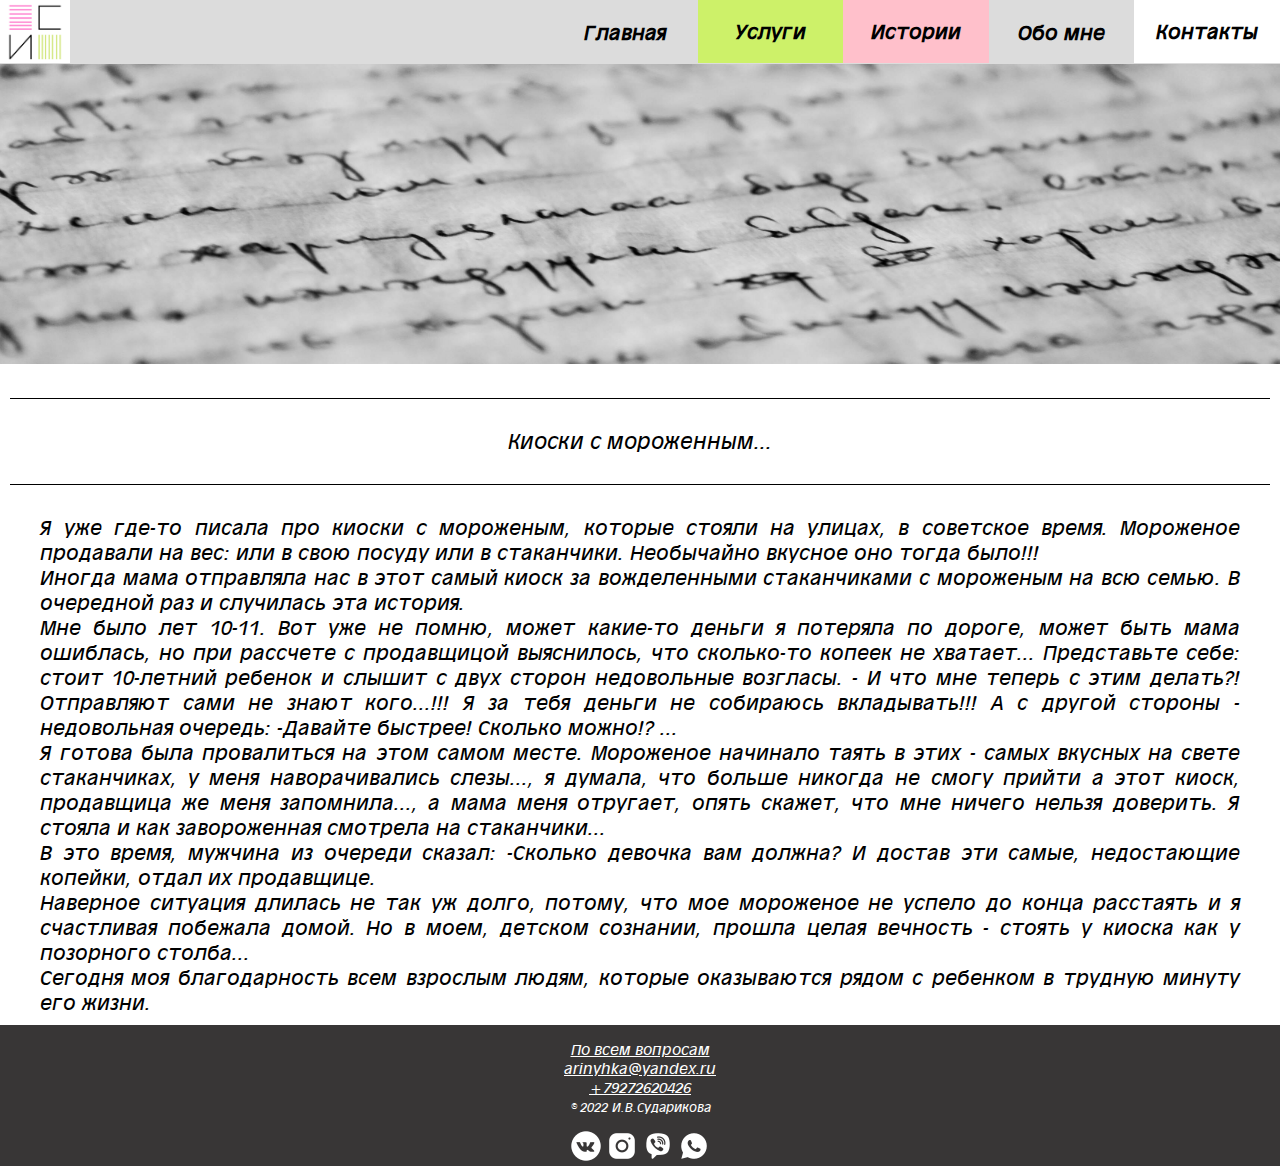
<file: iceCreamStalls.html>
<!DOCTYPE html>
<html lang="en">
<head>
    <meta charset="UTF-8">
    <meta http-equiv="X-UA-Compatible" content="IE=edge">
    <meta name="viewport" content="width=device-width, initial-scale=1.0">
    <link rel="stylesheet" href="css/style.css" />
    <link rel="stylesheet" href="css/media.css" />
    <title>Тренинги Ирины Сударикрвой - Киоски с мороженным</title>
</head>
<body>
  <header class="container">
    <div class="logo">
      <a href="index.html"><img src="images/logo.png" alt="logo" /></a>
    </div>
    <div class="openMenu">&#9776;</div>
    <nav class="menu">
      <ul>
        <li><a href="index.html">Главная</a></li>
        <li class="colorLemon">
          <div class="dropDownList">
            Услуги
            <nav class="subMenu">
              <a href="traninng.html">Тренинги</a>
              <a href="consultation.html">Консультации</a>
              <a href="supportGroup.html">Группы поддержки</a>
              <a href="womenClub.html">Женский клуб</a>
              <a href="childClub.html">Детский клуб</a>
            </nav>
          </div>
        </li>
        <li class="adaptiveSubMenu"><a href="traninng.html">Тренинги</a></li>
        <li class="adaptiveSubMenu">
          <a href="consultation.html">Консультации</a>
        </li>
        <li class="adaptiveSubMenu">
          <a href="supportGroup.html">Группы поддержки</a>
        </li>
        <li class="adaptiveSubMenu">
          <a href="womenClub.html">Женский клуб</a>
        </li>
        <li class="adaptiveSubMenu">
          <a href="childClub.html">Детский клуб</a>
        </li>
        <li class="colorPink"><a href="stories.html">Истории</a></li>
        <li><a href="aboutMe.html">Обо мне</a></li>
        <li class="colorWhite"><a href="contacts.html">Контакты</a></li>
      </ul>
    </nav>
  </header>
      <div class="storiesPreview">
        <img src="images/notebook.jpg" alt="notebook">
        <p>Киоски с мороженным...</p>
      </div>
      <div class="storieText">Я уже где-то писала про киоски с мороженым, которые стояли на улицах, в советское время.  Мороженое продавали на вес: или в свою посуду или в стаканчики. Необычайно вкусное оно тогда было!!! <br>
        Иногда мама отправляла нас в этот самый киоск за вожделенными стаканчиками с мороженым на всю семью.
        В очередной раз и случилась эта история. <br>
        Мне было лет 10-11. Вот уже не помню, может какие-то деньги я потеряла по дороге, может быть мама ошиблась, но при рассчете с продавщицой выяснилось, что сколько-то копеек не хватает...
        Представьте себе: стоит 10-летний ребенок и слышит с двух сторон недовольные возгласы.
        - И что мне теперь с этим делать?!
        Отправляют сами не знают кого...!!! Я за тебя деньги не собираюсь вкладывать!!!
        А с другой стороны - недовольная очередь:
        -Давайте быстрее! Сколько можно!?
        ... <br>
        Я готова была провалиться на этом самом месте. Мороженое начинало таять в этих - самых вкусных на свете стаканчиках, у меня наворачивались слезы..., я думала, что больше никогда не смогу прийти а этот киоск, продавщица же меня запомнила..., а мама меня отругает, опять скажет, что мне ничего нельзя доверить. Я стояла и как завороженная смотрела на стаканчики...
        <br>
        В это время, мужчина из очереди сказал:
        -Сколько девочка вам должна?
        И достав эти самые, недостающие копейки, отдал их продавщице.
        <br>
        Наверное ситуация длилась не так уж долго, потому, что мое мороженое не успело до конца расстаять и я счастливая побежала домой.
        Но в моем, детском сознании,  прошла целая вечность - стоять у киоска как у позорного столба...
        <br>
        Сегодня моя благодарность всем взрослым людям, которые оказываются рядом с ребенком в трудную минуту его жизни.</div>
        <footer class="footContainer">
          <div class="footContacts">
            <a href="mailto:arinyhka@yandex.ru">По всем вопросам</a>
            <a href="mailto:arinyhka@yandex.ru">arinyhka@yandex.ru</a>
            <a href="tel:+79272620426">+79272620426</a>
          </div>
            <span>&copy; 2022 И.В.Сударикова</span>
            <div class="footIcons">
              <a href="https://vk.com/id60577503"><img src="icons/vk.png" alt="vkIcon"></a>
              <a href="https://www.instagram.com/sudarikova4895"><img src="icons/instagram.png" alt="instIcon"></a>
              <a href="viber://chat?number=%2B79272620426"><img src="icons/viber.png" alt="viberIcon"></a>
              <a href="whatsapp://send?phone=79272620426"><img src="icons/whatsapp.png" alt="whatsappIcon"></a>
            </div>
          </div>
        </footer>
     <script src="js/script.js"></script>
</body>
</html>
</file>
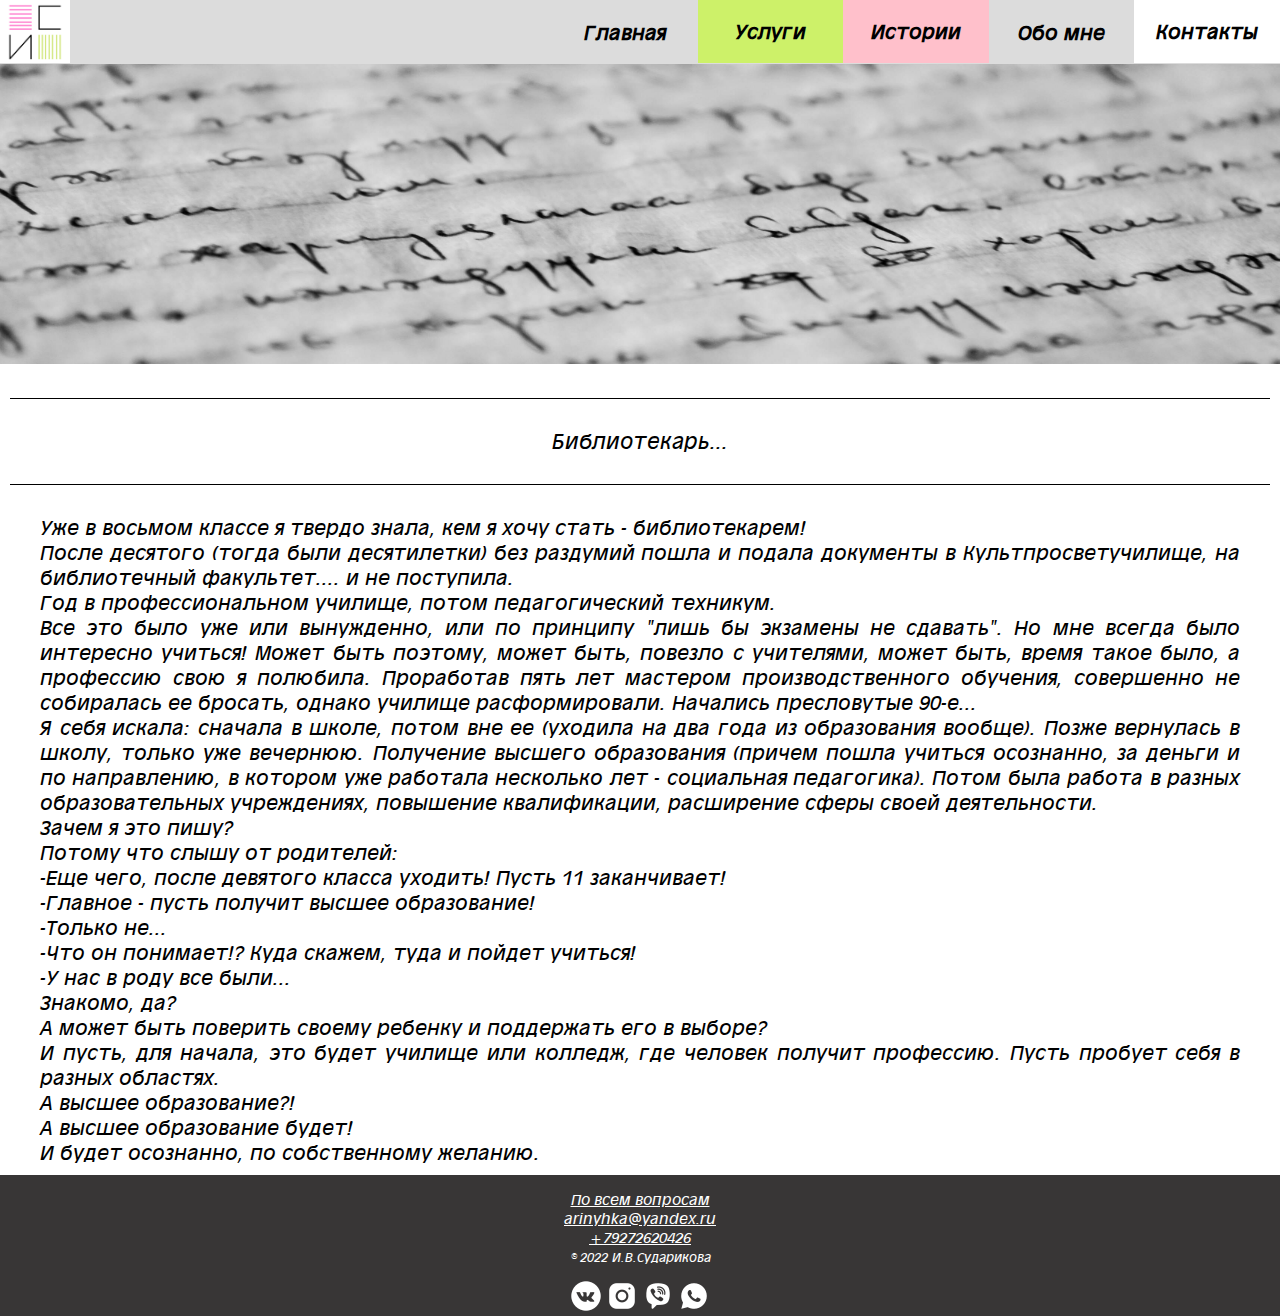
<file: librarian.html>
<!DOCTYPE html>
<html lang="en">
<head>
    <meta charset="UTF-8">
    <meta http-equiv="X-UA-Compatible" content="IE=edge">
    <meta name="viewport" content="width=device-width, initial-scale=1.0">
    <link rel="stylesheet" href="css/style.css" />
    <link rel="stylesheet" href="css/media.css" />
    <title>Тренинги Ирины Судариковой - Библиотекарь</title>
</head>
<body>
  <header class="container">
    <div class="logo">
      <a href="index.html"><img src="images/logo.png" alt="logo" /></a>
    </div>
    <div class="openMenu">&#9776;</div>
    <nav class="menu">
      <ul>
        <li><a href="index.html">Главная</a></li>
        <li class="colorLemon">
          <div class="dropDownList">
            Услуги
            <nav class="subMenu">
              <a href="traninng.html">Тренинги</a>
              <a href="consultation.html">Консультации</a>
              <a href="supportGroup.html">Группы поддержки</a>
              <a href="womenClub.html">Женский клуб</a>
              <a href="childClub.html">Детский клуб</a>
            </nav>
          </div>
        </li>
        <li class="adaptiveSubMenu"><a href="traninng.html">Тренинги</a></li>
        <li class="adaptiveSubMenu">
          <a href="consultation.html">Консультации</a>
        </li>
        <li class="adaptiveSubMenu">
          <a href="supportGroup.html">Группы поддержки</a>
        </li>
        <li class="adaptiveSubMenu">
          <a href="womenClub.html">Женский клуб</a>
        </li>
        <li class="adaptiveSubMenu">
          <a href="childClub.html">Детский клуб</a>
        </li>
        <li class="colorPink"><a href="stories.html">Истории</a></li>
        <li><a href="aboutMe.html">Обо мне</a></li>
        <li class="colorWhite"><a href="contacts.html">Контакты</a></li>
      </ul>
    </nav>
  </header>
      <div class="storiesPreview">
        <img src="images/notebook.jpg" alt="notebook">
        <p>Библиотекарь...</p>
      </div>
      <div class="storieText">Уже в восьмом классе я твердо знала, кем я хочу стать - библиотекарем! <br>
        После десятого (тогда были десятилетки) без раздумий пошла и подала документы в Культпросветучилище, на библиотечный факультет.... и не поступила. <br>
        Год в профессиональном училище, потом педагогический техникум. <br>
        Все это было уже  или вынужденно, или по принципу  "лишь бы экзамены не сдавать".
        Но мне всегда было интересно учиться! Может быть поэтому, может быть, повезло с учителями, может быть, время такое было, а профессию свою я полюбила. Проработав пять лет мастером производственного обучения, совершенно не собиралась ее бросать, однако училище расформировали. Начались пресловутые 90-е... <br>
        Я себя искала: сначала в школе, потом вне ее (уходила на два года  из образования вообще). Позже вернулась в  школу, только уже вечернюю. Получение высшего образования (причем пошла учиться осознанно, за деньги и по направлению, в котором уже работала несколько лет - социальная педагогика).
        Потом была работа в разных образовательных учреждениях, повышение квалификации, расширение сферы своей деятельности.
        <br>
        Зачем я это пишу?
        <br>
        Потому что слышу от родителей: <br>
        -Еще чего, после девятого класса уходить! Пусть 11 заканчивает! <br>
        -Главное - пусть получит высшее образование! <br>
        -Только не... <br>
        -Что он понимает!? Куда скажем,  туда и пойдет учиться! <br>
        -У нас в роду все были... 
        <br>
        Знакомо, да?
        <br>
        А может быть поверить своему ребенку и поддержать  его в  выборе? <br>
        И пусть, для начала, это будет училище или колледж, где человек получит профессию.  Пусть пробует себя в разных областях.
        <br>
        А высшее образование?!
        <br>
        А высшее образование будет!<br>
        И будет осознанно, по собственному желанию.</div>
        <footer class="footContainer">
          <div class="footContacts">
            <a href="mailto:arinyhka@yandex.ru">По всем вопросам</a>
            <a href="mailto:arinyhka@yandex.ru">arinyhka@yandex.ru</a>
            <a href="tel:+79272620426">+79272620426</a>
          </div>
            <span>&copy; 2022 И.В.Сударикова</span>
            <div class="footIcons">
              <a href="https://vk.com/id60577503"><img src="icons/vk.png" alt="vkIcon"></a>
              <a href="https://www.instagram.com/sudarikova4895"><img src="icons/instagram.png" alt="instIcon"></a>
              <a href="viber://chat?number=%2B79272620426"><img src="icons/viber.png" alt="viberIcon"></a>
              <a href="whatsapp://send?phone=79272620426"><img src="icons/whatsapp.png" alt="whatsappIcon"></a>
            </div>
          </div>
        </footer>
     <script src="js/script.js"></script>
</body>
</html>
</file>
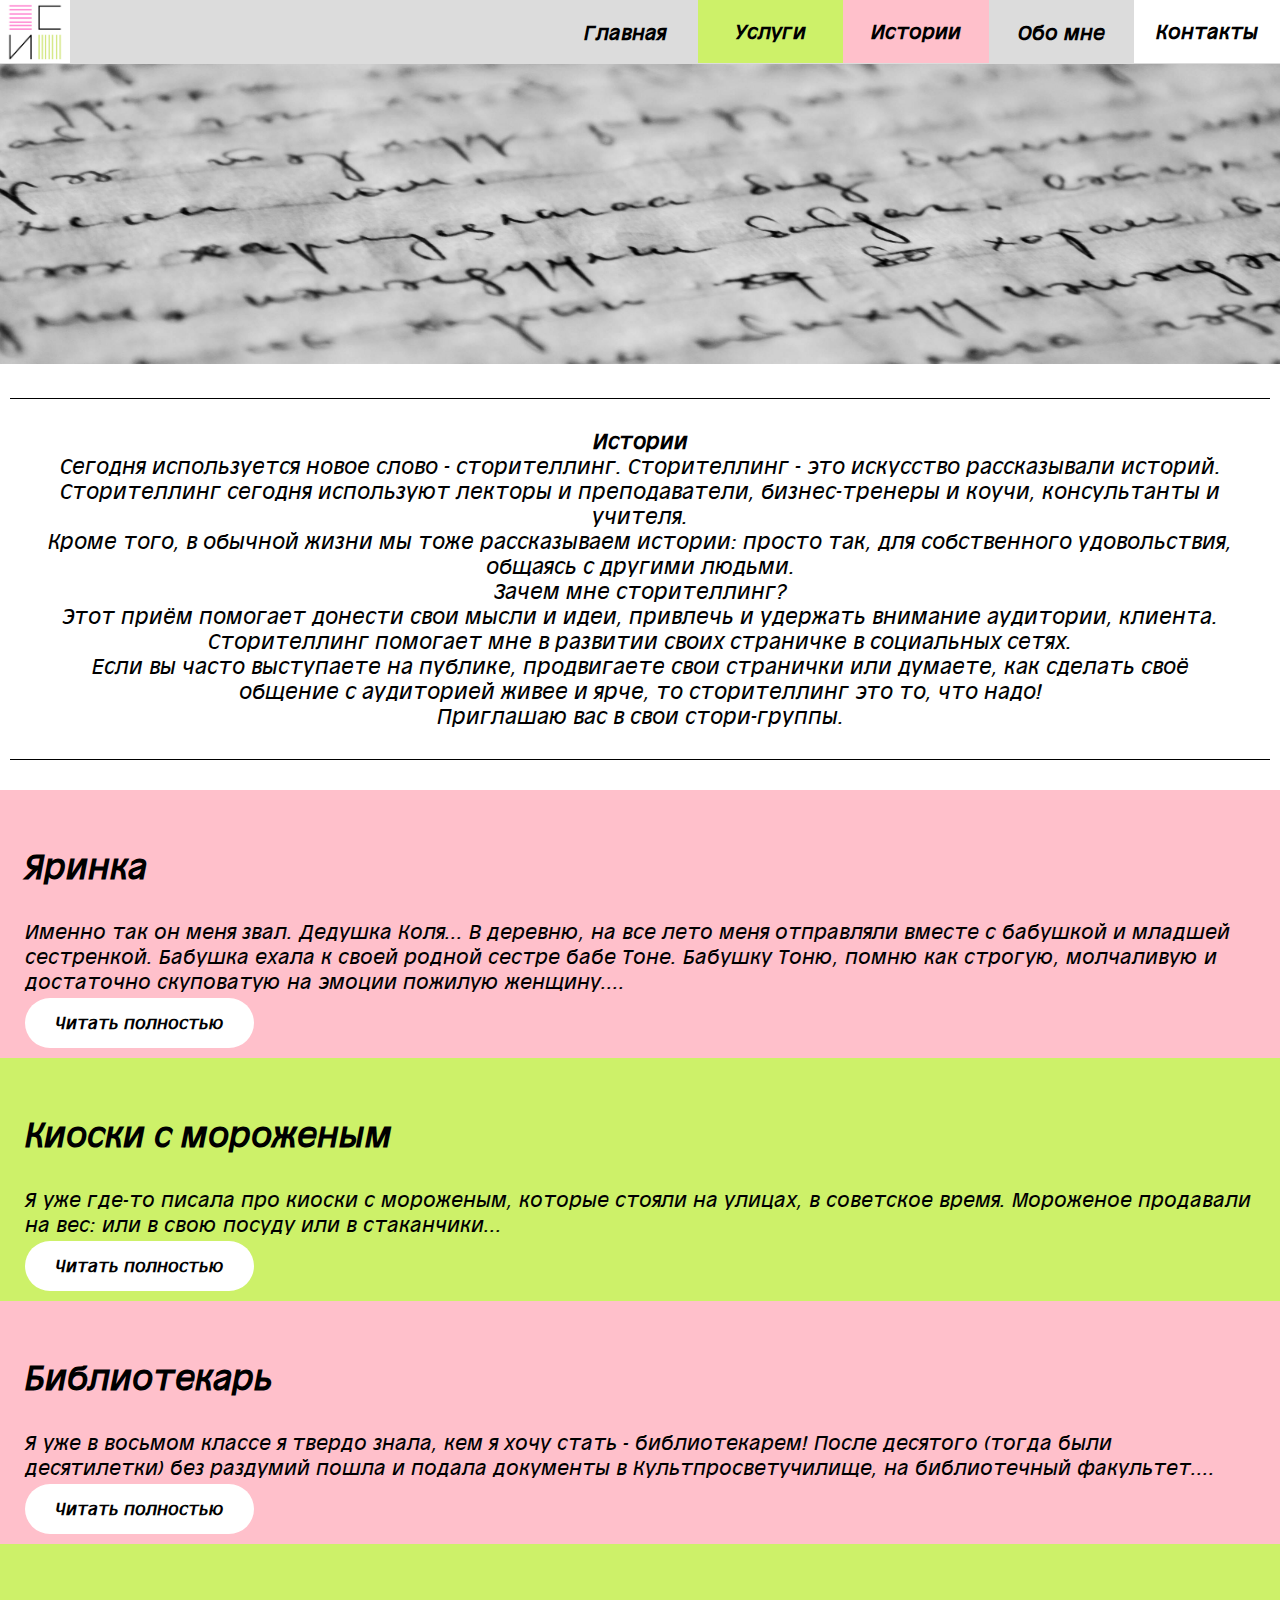
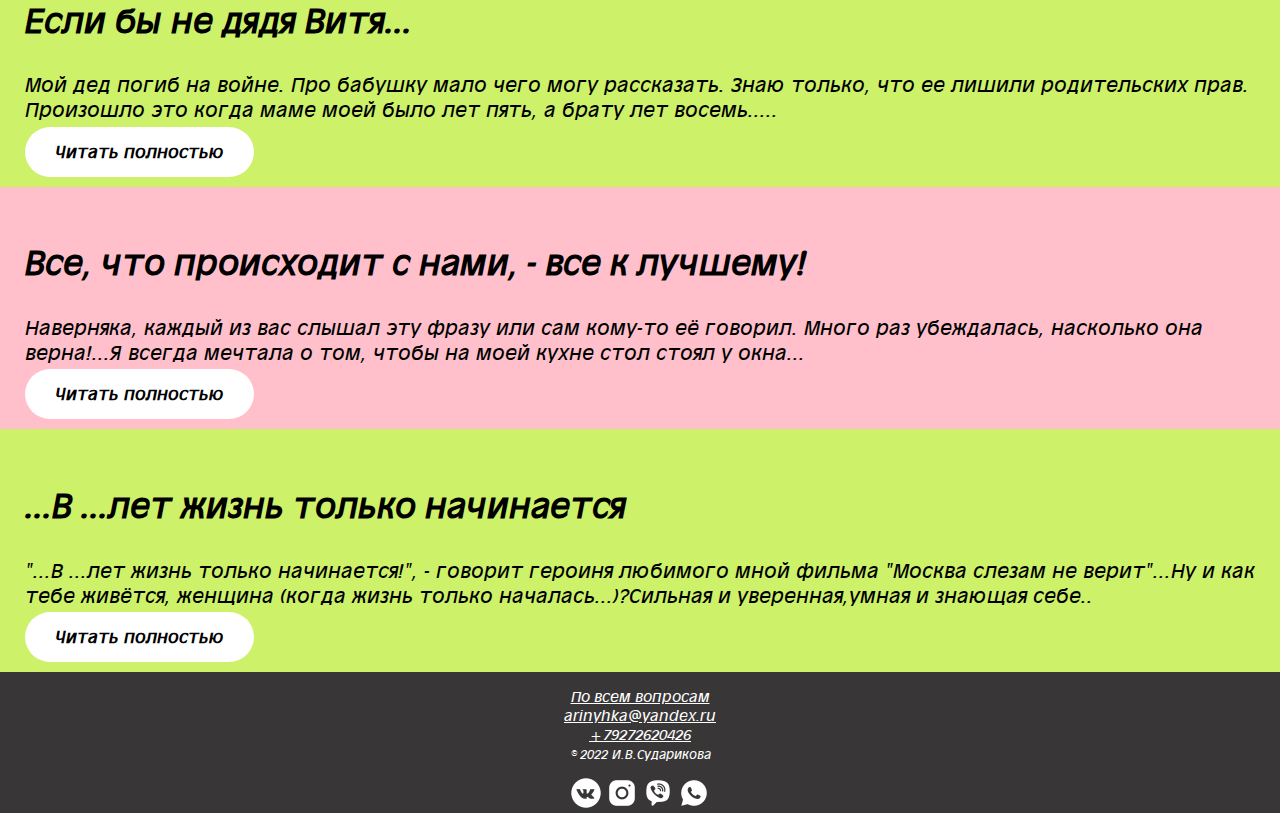
<file: stories.html>
<!DOCTYPE html>
<html lang="en">
  <head>
    <meta charset="UTF-8" />
    <meta http-equiv="X-UA-Compatible" content="IE=edge" />
    <meta name="viewport" content="width=device-width, initial-scale=1.0" />
    <link rel="stylesheet" href="css/style.css" />
    <link rel="stylesheet" href="css/media.css" />
    <title>Тренинги Ирины Сударикрвой - Истории</title>
  </head>
  <body>
    <header class="container">
      <div class="logo">
        <a href="index.html"><img src="images/logo.png" alt="logo" /></a>
      </div>
      <div class="openMenu">&#9776;</div>
      <nav class="menu">
        <ul>
          <li><a href="index.html">Главная</a></li>
          <li class="colorLemon">
            <div class="dropDownList">
              Услуги
              <nav class="subMenu">
                <a href="traninng.html">Тренинги</a>
                <a href="consultation.html">Консультации</a>
                <a href="supportGroup.html">Группы поддержки</a>
                <a href="womenClub.html">Женский клуб</a>
                <a href="childClub.html">Детский клуб</a>
              </nav>
            </div>
          </li>
          <li class="adaptiveSubMenu"><a href="traninng.html">Тренинги</a></li>
          <li class="adaptiveSubMenu">
            <a href="consultation.html">Консультации</a>
          </li>
          <li class="adaptiveSubMenu">
            <a href="supportGroup.html">Группы поддержки</a>
          </li>
          <li class="adaptiveSubMenu">
            <a href="womenClub.html">Женский клуб</a>
          </li>
          <li class="adaptiveSubMenu">
            <a href="childClub.html">Детский клуб</a>
          </li>
          <li class="colorPink"><a href="stories.html">Истории</a></li>
          <li><a href="aboutMe.html">Обо мне</a></li>
          <li class="colorWhite"><a href="contacts.html">Контакты</a></li>
        </ul>
      </nav>
    </header>
    <div class="storiesPreview">
      <img src="images/notebook.jpg" alt="notebook">
      <p> 
        <span>Истории</span> <br>
        Сегодня используется новое слово - сторителлинг.
        Сторителлинг - это искусство рассказывали историй.
        <br>
        Сторителлинг сегодня используют лекторы и преподаватели, бизнес-тренеры и коучи, консультанты и учителя.
        <br>
        Кроме того, в обычной жизни мы тоже рассказываем истории: просто так, для собственного удовольствия, общаясь с другими людьми.
        <br>
        Зачем мне сторителлинг?
        <br>
        Этот приём помогает донести свои мысли и идеи, привлечь и удержать внимание аудитории, клиента. Сторителлинг помогает мне в развитии своих страничке в социальных сетях.
        <br>
        Если вы часто выступаете на публике, продвигаете свои странички или думаете, как сделать своё общение с аудиторией живее и ярче, то сторителлинг это то, что надо!
        <br>
        Приглашаю вас в свои стори-группы.</p>
       
    </div>
    <div class="storiesBlock">
      <div class="storieBGpink">
        <div class="storie">
          <a href="yarinka.html" class="storieHead"><h3>Яринка</h3></a>
          <p>Именно так он меня звал. Дедушка Коля...
          В деревню, на все лето меня отправляли вместе с бабушкой и младшей сестренкой. Бабушка ехала к своей родной сестре бабе Тоне. Бабушку Тоню, помню как  строгую, молчаливую  и достаточно скуповатую на эмоции пожилую женщину....</p> <a href="yarinka.html" class="storiebutton">Читать полностью</a>
        </div>
      </div>
      <div class="storieBGsalad">
        <div class="storie">
         <a href="iceCreamStalls.html" class="storieHead"><h3>Киоски с мороженым</h3></a>
         <p>Я уже где-то писала про киоски с мороженым, которые стояли на улицах, в советское время.  Мороженое продавали на вес: или в свою посуду или в стаканчики...</p> <a href="iceCreamStalls.html" class="storiebutton">Читать полностью</a>
        </div>
      </div>
      <div class="storieBGpink">
        <div class="storie">
          <a href="librarian.html" class="storieHead"><h3>Библиотекарь</h3></a>
          <p>Я уже в восьмом классе я твердо знала, кем я хочу стать - библиотекарем! После десятого (тогда были десятилетки) без раздумий пошла и подала документы в Культпросветучилище, на библиотечный факультет....</p> <a href="librarian.html" class="storiebutton">Читать полностью</a>
          </div>
      </div>
      <div class="storieBGsalad">
        <div class="storie">
         <a href="uncleVitya.html" class="storieHead"><h3>Если бы не дядя Витя...</h3></a>
         <p>Мой дед погиб на войне. Про бабушку мало чего могу рассказать. Знаю только, что ее лишили родительских прав. Произошло это когда  маме моей было лет пять, а брату лет восемь.....</p> <a href="uncleVitya.html" class="storiebutton">Читать полностью</a>
        </div>
      </div>
      <div class="storieBGpink">
        <div class="storie">
          <a href="everythingHappens.html" class="storieHead"><h3>Все, что происходит с нами, - все к лучшему!</h3></a>
          <p>Наверняка, каждый из вас слышал эту фразу или сам кому-то её говорил.
            Много раз  убеждалась, насколько она верна!...Я всегда мечтала о том, чтобы на моей кухне стол стоял у окна...</p><a href="everythingHappens.html" class="storiebutton">Читать полностью</a>
         </div>
      </div>
      <div class="storieBGsalad">
        <div class="storie">
          <a href="womenAge.html" class="storieHead"><h3>...В ...лет жизнь только начинается</h3></a>
          <p>"...В ...лет жизнь только начинается!", - говорит героиня любимого мной фильма "Москва слезам не верит"...Ну и как  тебе живётся, женщина (когда жизнь только началась...)?Сильная и уверенная,умная и знающая себе..</p><a href="womenAge.html" class="storiebutton">Читать полностью</a>
         </div>
      </div>
    </div>
    <footer class="footContainer">
      <div class="footContacts">
        <a href="mailto:arinyhka@yandex.ru">По всем вопросам</a>
        <a href="mailto:arinyhka@yandex.ru">arinyhka@yandex.ru</a>
        <a href="tel:+79272620426">+79272620426</a>
      </div>
        <span>&copy; 2022 И.В.Сударикова</span>
        <div class="footIcons">
          <a href="https://vk.com/id60577503"><img src="icons/vk.png" alt="vkIcon"></a>
          <a href="https://www.instagram.com/sudarikova4895"><img src="icons/instagram.png" alt="instIcon"></a>
          <a href="viber://chat?number=%2B79272620426"><img src="icons/viber.png" alt="viberIcon"></a>
          <a href="whatsapp://send?phone=79272620426"><img src="icons/whatsapp.png" alt="whatsappIcon"></a>
        </div>
      </div>
    </footer>
     <script src="js/script.js"></script>
  </body>
</html>
</file>
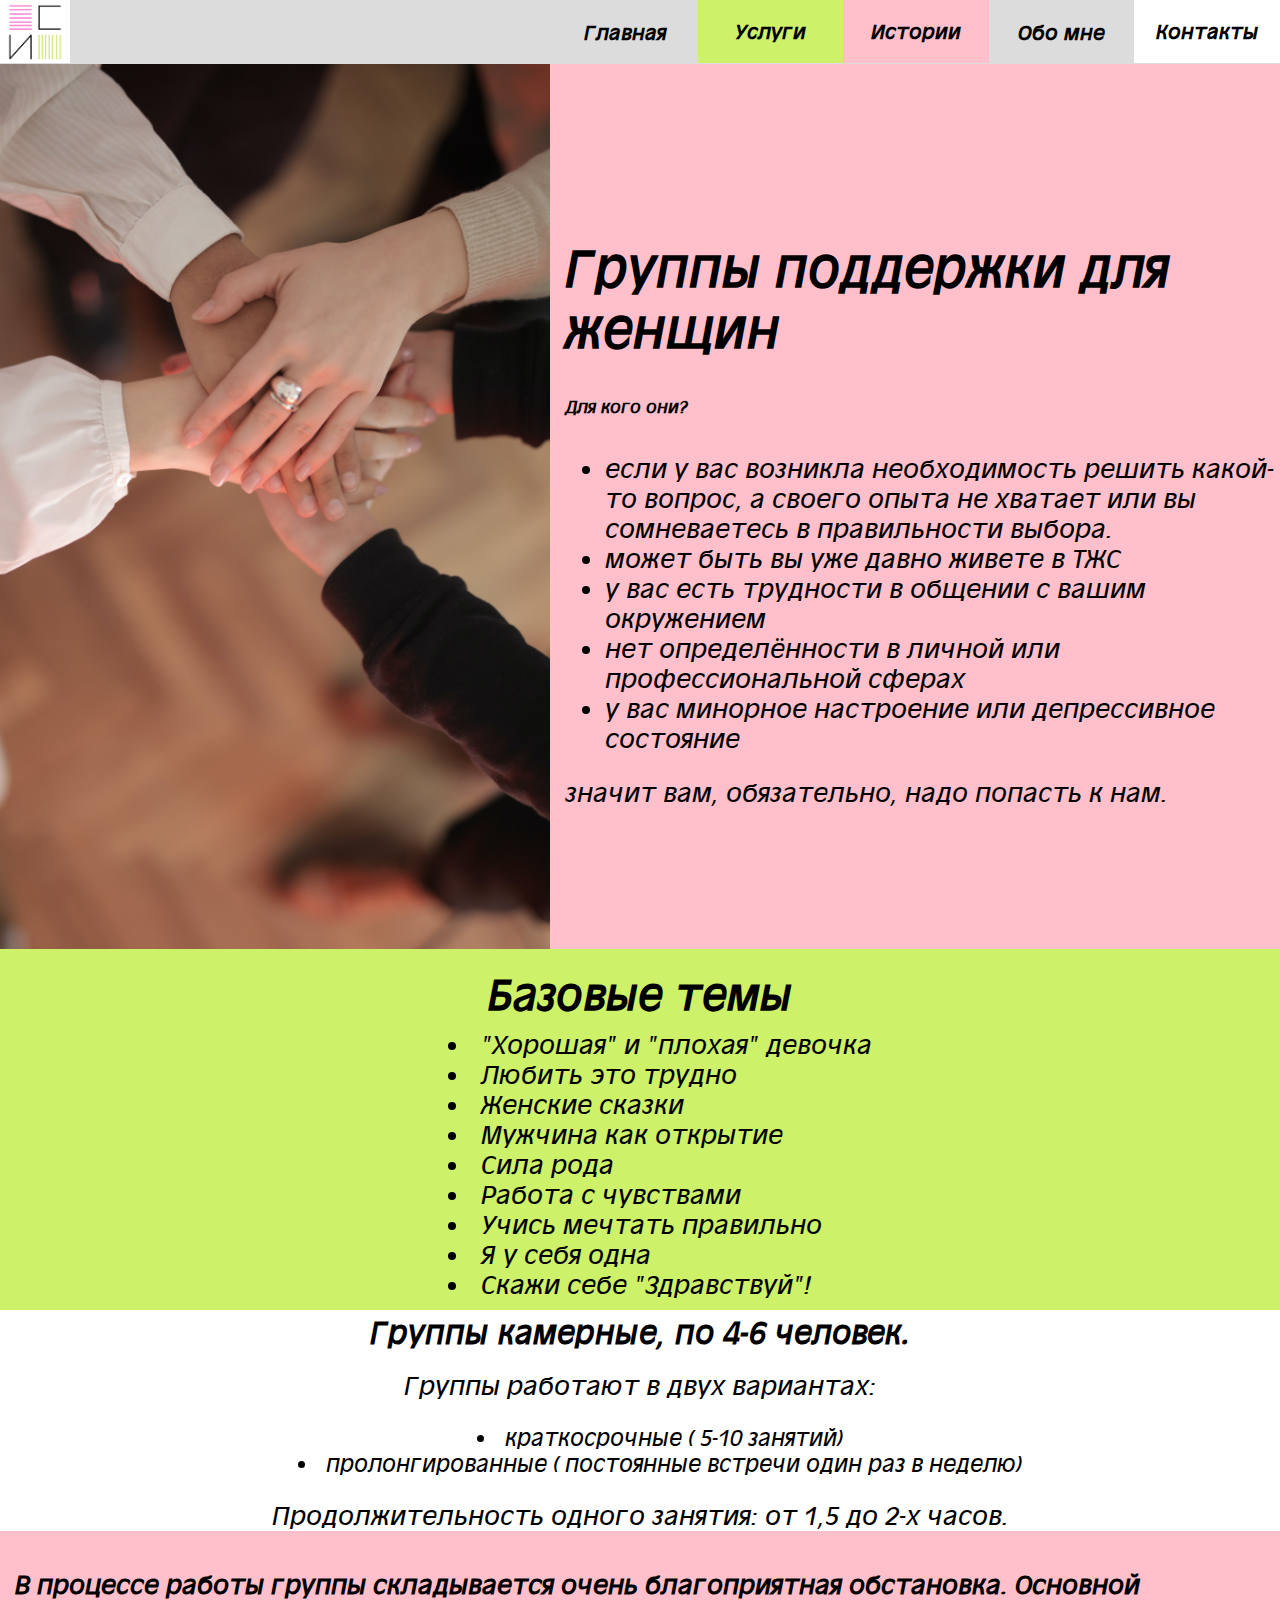
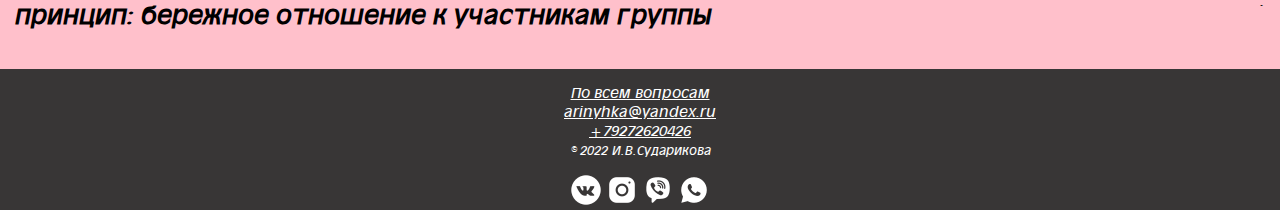
<file: supportGroup.html>
<!DOCTYPE html>
<html lang="en">
  <head>
    <meta charset="UTF-8" />
    <meta http-equiv="X-UA-Compatible" content="IE=edge" />
    <meta name="viewport" content="width=device-width, initial-scale=1.0" />
    <title>Тренинги Ирины Судариковой - Группа поддержки</title>
    <link rel="stylesheet" href="css/style.css" />
    <link rel="stylesheet" href="css/media.css" />
    <link
      href="https://fonts.googleapis.com/css2?family=Beau+Rivage&family=Montserrat:wght@100;400;700&display=swap"
      rel="stylesheet"
    />
    
  </head>
  <body>
    <header class="container">
      <div class="logo">
        <a href="index.html"><img src="images/logo.png" alt="logo" /></a>
      </div>
      <div class="openMenu">&#9776;</div>
      <nav class="menu">
        <ul>
          <li><a href="index.html">Главная</a></li>
          <li class="colorLemon">
            <div class="dropDownList">
              Услуги
              <nav class="subMenu">
                <a href="traninng.html">Тренинги</a>
                <a href="consultation.html">Консультации</a>
                <a href="supportGroup.html">Группы поддержки</a>
                <a href="womenClub.html">Женский клуб</a>
                <a href="childClub.html">Детский клуб</a>
              </nav>
            </div>
          </li>
          <li class="adaptiveSubMenu"><a href="traninng.html">Тренинги</a></li>
          <li class="adaptiveSubMenu">
            <a href="consultation.html">Консультации</a>
          </li>
          <li class="adaptiveSubMenu">
            <a href="supportGroup.html">Группы поддержки</a>
          </li>
          <li class="adaptiveSubMenu">
            <a href="womenClub.html">Женский клуб</a>
          </li>
          <li class="adaptiveSubMenu">
            <a href="childClub.html">Детский клуб</a>
          </li>
          <li class="colorPink"><a href="stories.html">Истории</a></li>
          <li><a href="aboutMe.html">Обо мне</a></li>
          <li class="colorWhite"><a href="contacts.html">Контакты</a></li>
        </ul>
      </nav>
    </header>
      <section class="supportPage">
          <div class="suppotPageDV"><img src="images/supportGroup.jpg" alt="supportGroup" class="supportPicture"><div class="supportText"><h1>Группы поддержки для женщин</h1><h6>Для кого они?</h6><ul>
          <li>если у вас  возникла необходимость решить какой-то вопрос, а своего опыта не хватает или вы сомневаетесь в правильности выбора.</li>
          <li>может быть вы уже давно живете в ТЖС</li>
          <li>у вас есть трудности в общении с вашим окружением</li>
          <li>нет определённости в личной или профессиональной сферах</li>
          <li> у вас минорное настроение или депрессивное состояние</li></ul>
          <span>значит вам, обязательно, надо попасть к нам.</span>
          </div></div>
      </section>
      <section class="supportPageMiddle">
        <div class="basicthemes">
          <h1>Базовые темы</h1>
          <ul>
            <li>"Хорошая" и "плохая" девочка</li>
            <li>Любить это трудно</li>
            <li>Женские сказки</li>
            <li>Мужчина как открытие</li>
            <li>Сила рода</li>
            <li>Работа с чувствами</li>
            <li>Учись мечтать правильно</li>
            <li>Я у себя одна</li>
            <li>Скажи себе "Здравствуй"!</li>
          </ul>
        </div>
        <h1 class="chamberGroups">Группы  камерные, по 4-6 человек.</h1> 
        <div class="groupOptions">Группы работают в двух вариантах:
          <ul><li>краткосрочные ( 5-10 занятий)</li>
          <li>пролонгированные ( постоянные встречи один раз в неделю)</li>
          </ul>
        Продолжительность одного занятия: от 1,5 до 2-х часов.</div> 
      </section>
      <section class="supportPageEnd"><p>В процессе работы группы складывается очень благоприятная обстановка. Основной принцип: бережное отношение к участникам группы</p> .</section>
      <footer class="footContainer">
        <div class="footContacts">
          <a href="mailto:arinyhka@yandex.ru">По всем вопросам</a>
          <a href="mailto:arinyhka@yandex.ru">arinyhka@yandex.ru</a>
          <a href="tel:+79272620426">+79272620426</a>
        </div>
          <span>&copy; 2022 И.В.Сударикова</span>
          <div class="footIcons">
            <a href="https://vk.com/id60577503"><img src="icons/vk.png" alt="vkIcon"></a>
            <a href="https://www.instagram.com/sudarikova4895"><img src="icons/instagram.png" alt="instIcon"></a>
            <a href="viber://chat?number=%2B79272620426"><img src="icons/viber.png" alt="viberIcon"></a>
            <a href="whatsapp://send?phone=79272620426"><img src="icons/whatsapp.png" alt="whatsappIcon"></a>
          </div>
        </div>
      </footer>
            <script src="js/script.js"></script>
  </body>
</html>
</file>
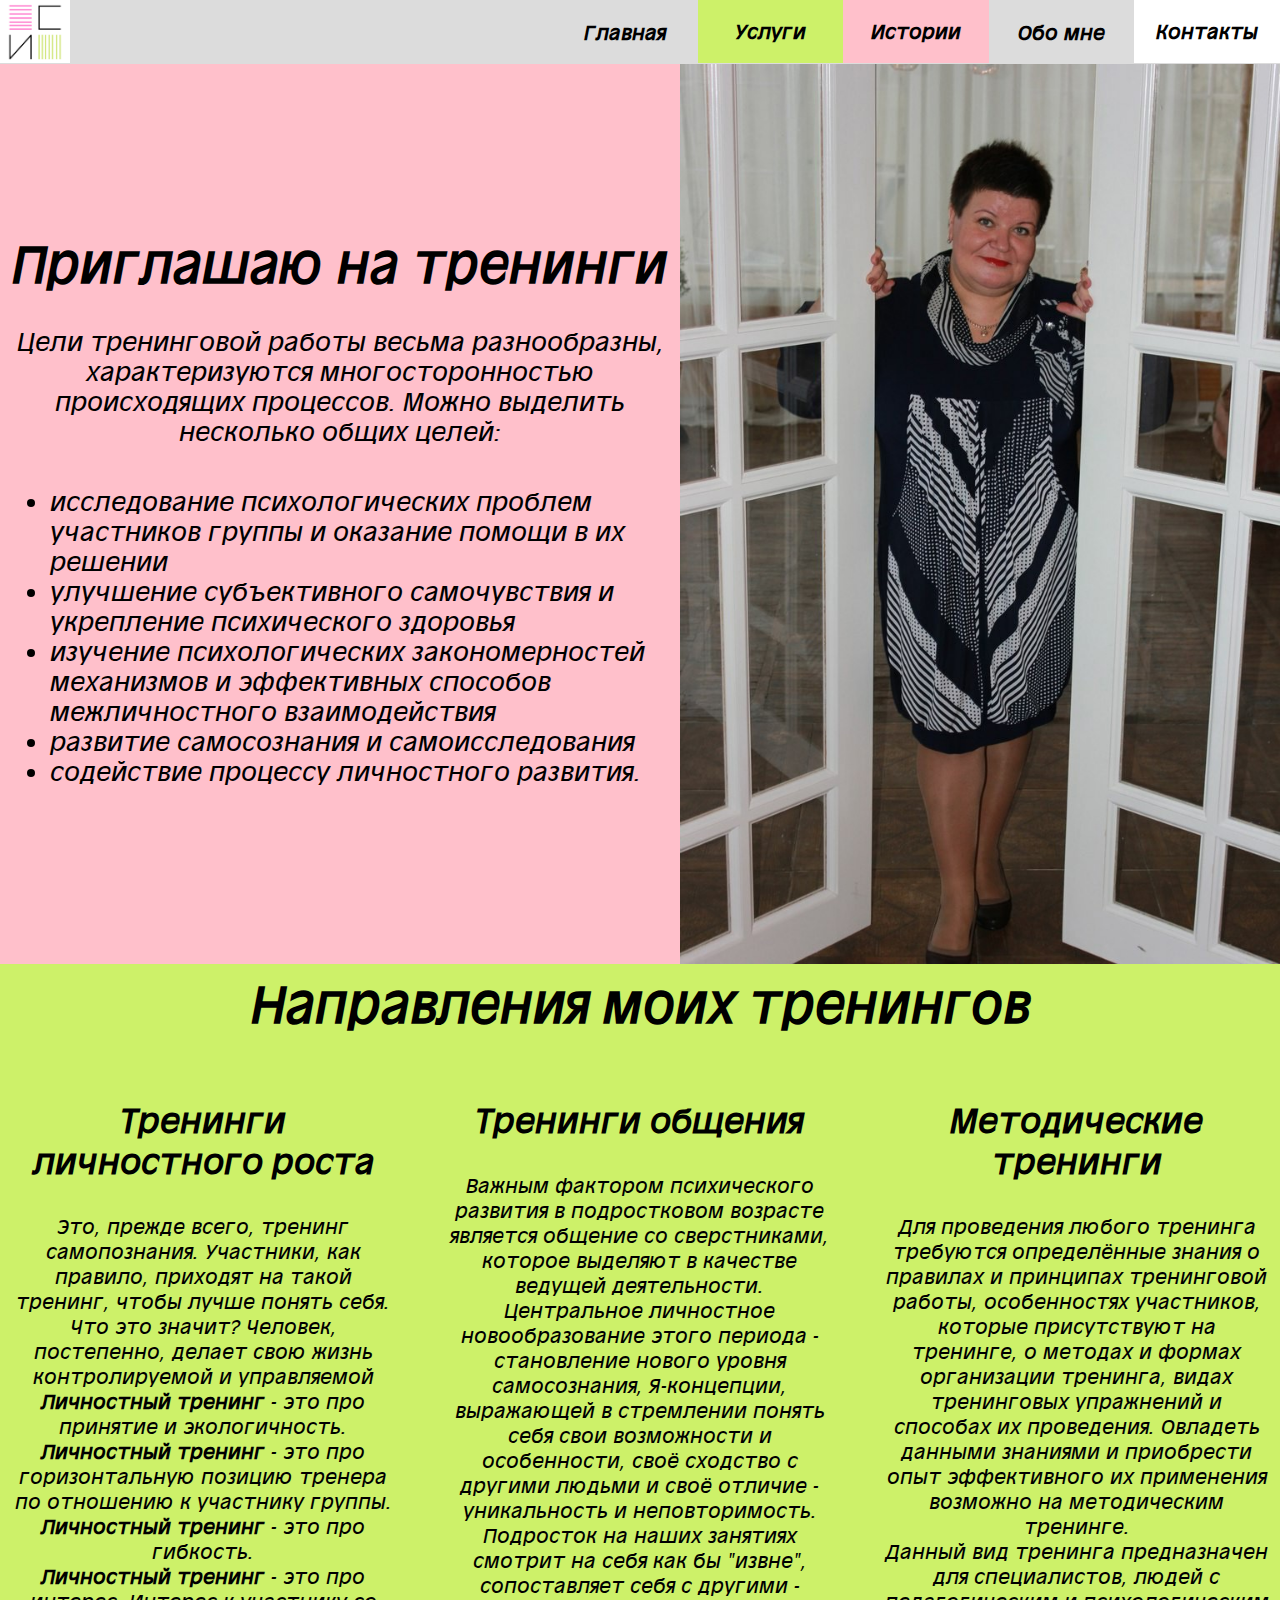
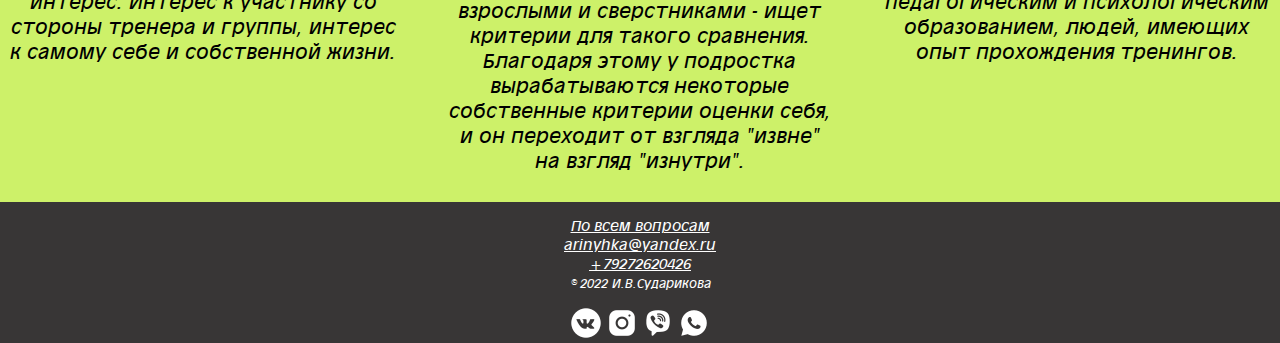
<file: traninng.html>
<!DOCTYPE html>
<html lang="en">
<head>
    <meta charset="UTF-8">
    <meta http-equiv="X-UA-Compatible" content="IE=edge">
    <meta name="viewport" content="width=device-width, initial-scale=1.0">
    <title>Тренинги Ирины Судариковой</title>
    <link rel="stylesheet" href="css/style.css" />
    <link rel="stylesheet" href="css/media.css">
    <link
      href="https://fonts.googleapis.com/css2?family=Beau+Rivage&family=Montserrat:wght@100;400;700&display=swap"
      rel="stylesheet"
    />
</head>
<body>
  <header class="container">
    <div class="logo">
      <a href="index.html"><img src="images/logo.png" alt="logo" /></a>
    </div>
    <div class="openMenu">&#9776;</div>
    <nav class="menu">
      <ul>
        <li><a href="index.html">Главная</a></li>
        <li class="colorLemon">
          <div class="dropDownList">
            Услуги
            <nav class="subMenu">
              <a href="traninng.html">Тренинги</a>
              <a href="consultation.html">Консультации</a>
              <a href="supportGroup.html">Группы поддержки</a>
              <a href="womenClub.html">Женский клуб</a>
              <a href="childClub.html">Детский клуб</a>
            </nav>
          </div>
        </li>
        <li class="adaptiveSubMenu"><a href="traninng.html">Тренинги</a></li>
        <li class="adaptiveSubMenu">
          <a href="consultation.html">Консультации</a>
        </li>
        <li class="adaptiveSubMenu">
          <a href="supportGroup.html">Группы поддержки</a>
        </li>
        <li class="adaptiveSubMenu">
          <a href="womenClub.html">Женский клуб</a>
        </li>
        <li class="adaptiveSubMenu">
          <a href="childClub.html">Детский клуб</a>
        </li>
        <li class="colorPink"><a href="stories.html">Истории</a></li>
        <li><a href="aboutMe.html">Обо мне</a></li>
        <li class="colorWhite"><a href="contacts.html">Контакты</a></li>
      </ul>
    </nav>
  </header>
      <section class="traningPage">
          <div class="traningPageDV">
            <div class="trainingText"><h1>Приглашаю на тренинги</h1> <p>Цели тренинговой работы весьма разнообразны, характеризуются многосторонностью происходящих процессов. 
              Можно выделить несколько общих целей: <ul>
              <li>исследование психологических проблем участников группы и оказание помощи в их решении</li> 
              <li>улучшение субъективного самочувствия и укрепление психического здоровья</li>  
              <li>изучение  психологических закономерностей  механизмов и эффективных способов межличностного взаимодействия</li> 
              <li>развитие самосознания и самоисследования </li> 
              <li>содействие процессу личностного развития.</li> </ul></p>
            </div>
            <img src="images/trainingPicture.jpg" alt="trainingPicture" class="trainingPicture">
          </div>
            <div class="traningsPage">
              <h1>Направления моих тренингов</h1>
              <div class="tranings">
                  <div class="traning">
                    <h3>Тренинги личностного роста</h3>
                    <p>Это, прежде всего, тренинг самопознания. 
                    Участники, как правило, приходят на такой тренинг, чтобы лучше понять себя. 
                    Что это значит? 
                    Человек, постепенно, делает свою жизнь контролируемой и управляемой<br>
                    <b>Личностный тренинг</b> - это про принятие и экологичность. <br>
                    <b>Личностный тренинг</b> - это про горизонтальную позицию тренера по отношению к участнику группы. <br>
                    <b>Личностный тренинг</b> - это про гибкость. <br>
                    <b>Личностный тренинг</b> - это про интерес. Интерес к участнику со стороны тренера и группы, интерес к самому себе и собственной жизни.</p>
                  </div>
                  <div class="traning traningBGWhite"> <h3>Тренинги общения</h3>
                    <p>Важным фактором психического развития в подростковом возрасте является  общение со сверстниками, которое выделяют  в качестве ведущей деятельности. 
                    Центральное личностное новообразование этого периода - становление нового уровня самосознания, Я-концепции, выражающей в стремлении понять себя свои возможности и особенности, своё сходство с другими людьми и своё отличие - уникальность и неповторимость. 
                    Подросток на наших занятиях смотрит на себя как бы "извне", сопоставляет себя с другими - взрослыми и сверстниками - ищет критерии для такого сравнения. 
                    Благодаря этому у подростка вырабатываются некоторые собственные критерии оценки себя, и он переходит от взгляда "извне" на взгляд "изнутри".</p>
                  </div>
                  <div class="traning"> 
                    <h3>Методические тренинги</h3>
                    <p>Для проведения любого тренинга требуются определённые знания о правилах и принципах тренинговой работы, особенностях участников, которые присутствуют на тренинге, о методах и формах организации тренинга, видах тренинговых упражнений и способах их проведения. 
                    Овладеть данными знаниями и приобрести опыт эффективного их применения возможно на методическим тренинге. 
                    <br>
                    Данный вид тренинга предназначен для специалистов, людей с педагогическим и психологическим образованием, людей, имеющих опыт  прохождения тренингов.</p>
                  </div>
              </div>
          </div>
      </section>
      <footer class="footContainer">
        <div class="footContacts">
          <a href="mailto:arinyhka@yandex.ru">По всем вопросам</a>
          <a href="mailto:arinyhka@yandex.ru">arinyhka@yandex.ru</a>
          <a href="tel:+79272620426">+79272620426</a>
        </div>
          <span>&copy; 2022 И.В.Сударикова</span>
          <div class="footIcons">
            <a href="https://vk.com/id60577503"><img src="icons/vk.png" alt="vkIcon"></a>
            <a href="https://www.instagram.com/sudarikova4895"><img src="icons/instagram.png" alt="instIcon"></a>
            <a href="viber://chat?number=%2B79272620426"><img src="icons/viber.png" alt="viberIcon"></a>
            <a href="whatsapp://send?phone=79272620426"><img src="icons/whatsapp.png" alt="whatsappIcon"></a>
          </div>
        </div>
      </footer>
            <script src="js/script.js"></script>
</body>
</html>
</file>
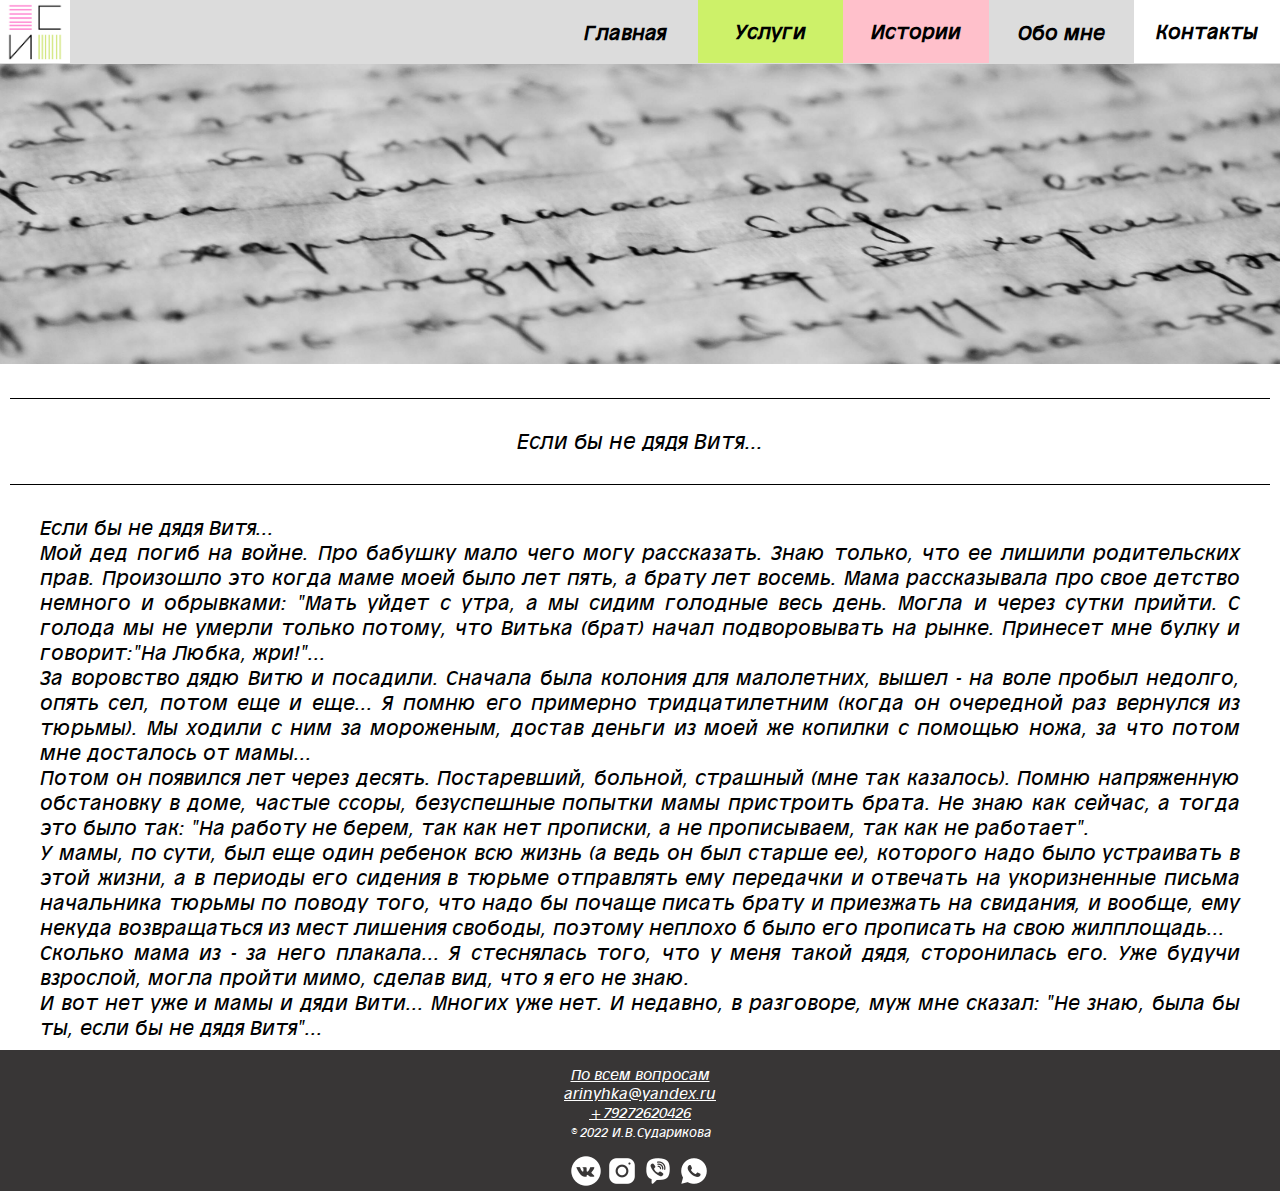
<file: uncleVitya.html>
<!DOCTYPE html>
<html lang="en">
<head>
    <meta charset="UTF-8">
    <meta http-equiv="X-UA-Compatible" content="IE=edge">
    <meta name="viewport" content="width=device-width, initial-scale=1.0">
    <link rel="stylesheet" href="css/style.css" />
    <link rel="stylesheet" href="css/media.css" />
    <title>Тренинги Ирины Судариковой - Яринка</title>
</head>
<body>
  <header class="container">
    <div class="logo">
      <a href="index.html"><img src="images/logo.png" alt="logo" /></a>
    </div>
    <div class="openMenu">&#9776;</div>
    <nav class="menu">
      <ul>
        <li><a href="index.html">Главная</a></li>
        <li class="colorLemon">
          <div class="dropDownList">
            Услуги
            <nav class="subMenu">
              <a href="traninng.html">Тренинги</a>
              <a href="consultation.html">Консультации</a>
              <a href="supportGroup.html">Группы поддержки</a>
              <a href="womenClub.html">Женский клуб</a>
              <a href="childClub.html">Детский клуб</a>
            </nav>
          </div>
        </li>
        <li class="adaptiveSubMenu"><a href="traninng.html">Тренинги</a></li>
        <li class="adaptiveSubMenu">
          <a href="consultation.html">Консультации</a>
        </li>
        <li class="adaptiveSubMenu">
          <a href="supportGroup.html">Группы поддержки</a>
        </li>
        <li class="adaptiveSubMenu">
          <a href="womenClub.html">Женский клуб</a>
        </li>
        <li class="adaptiveSubMenu">
          <a href="childClub.html">Детский клуб</a>
        </li>
        <li class="colorPink"><a href="stories.html">Истории</a></li>
        <li><a href="aboutMe.html">Обо мне</a></li>
        <li class="colorWhite"><a href="contacts.html">Контакты</a></li>
      </ul>
    </nav>
  </header>
      <div class="storiesPreview">
        <img src="images/notebook.jpg" alt="notebook">
        <p>Если бы не дядя Витя...</p>
      </div>
      <div class="storieText">Если бы не дядя Витя...
         <br>
        Мой дед погиб на войне. Про бабушку мало чего могу рассказать. Знаю только, что ее лишили родительских прав.
        Произошло это когда  маме моей было лет пять,  а  брату лет восемь.
        Мама рассказывала про свое детство немного и обрывками:
        "Мать уйдет с утра, а мы сидим голодные весь день. Могла и через сутки прийти. С голода мы не умерли только потому, что Витька (брат) начал подворовывать на рынке. Принесет мне булку и говорит:"На Любка, жри!"...
        <br>
         За воровство дядю Витю и посадили. Сначала была колония для малолетних, вышел - на воле пробыл недолго, опять сел, потом еще и еще...
        Я помню его примерно тридцатилетним (когда он очередной раз вернулся из тюрьмы). Мы ходили с ним за мороженым, достав деньги из моей же копилки с помощью ножа, за что потом мне досталось от мамы...
        <br>
        Потом он появился лет через десять. Постаревший, больной, страшный (мне так казалось).
        Помню напряженную обстановку в доме, частые ссоры, безуспешные попытки мамы пристроить брата. Не знаю как сейчас, а тогда это было так: "На работу не берем, так как нет прописки, а не прописываем, так как не работает".
        <br>
        У мамы, по сути, был еще один ребенок всю жизнь (а ведь он был старше ее), которого надо было устраивать в этой жизни, а в периоды его сидения в тюрьме отправлять ему передачки и отвечать на укоризненные письма начальника тюрьмы по поводу того, что надо бы почаще писать брату и приезжать на свидания, и вообще, ему некуда возвращаться из мест лишения свободы, поэтому неплохо б было его прописать на свою жилплощадь...
        <br>
        Сколько мама из - за него плакала... Я стеснялась того, что у меня такой дядя, сторонилась его. Уже будучи взрослой, могла пройти мимо, сделав вид, что я его не знаю.
        <br>
        И вот нет уже и мамы и дяди Вити... Многих уже нет. И недавно, в разговоре, муж мне сказал: "Не знаю, была бы ты, если бы не дядя Витя"...
       </div>
      <footer class="footContainer">
        <div class="footContacts">
          <a href="mailto:arinyhka@yandex.ru">По всем вопросам</a>
          <a href="mailto:arinyhka@yandex.ru">arinyhka@yandex.ru</a>
          <a href="tel:+79272620426">+79272620426</a>
        </div>
          <span>&copy; 2022 И.В.Сударикова</span>
          <div class="footIcons">
            <a href="https://vk.com/id60577503"><img src="icons/vk.png" alt="vkIcon"></a>
            <a href="https://www.instagram.com/sudarikova4895"><img src="icons/instagram.png" alt="instIcon"></a>
            <a href="viber://chat?number=%2B79272620426"><img src="icons/viber.png" alt="viberIcon"></a>
            <a href="whatsapp://send?phone=79272620426"><img src="icons/whatsapp.png" alt="whatsappIcon"></a>
          </div>
        </div>
      </footer>
     <script src="js/script.js"></script>
</body>
</html>
</file>
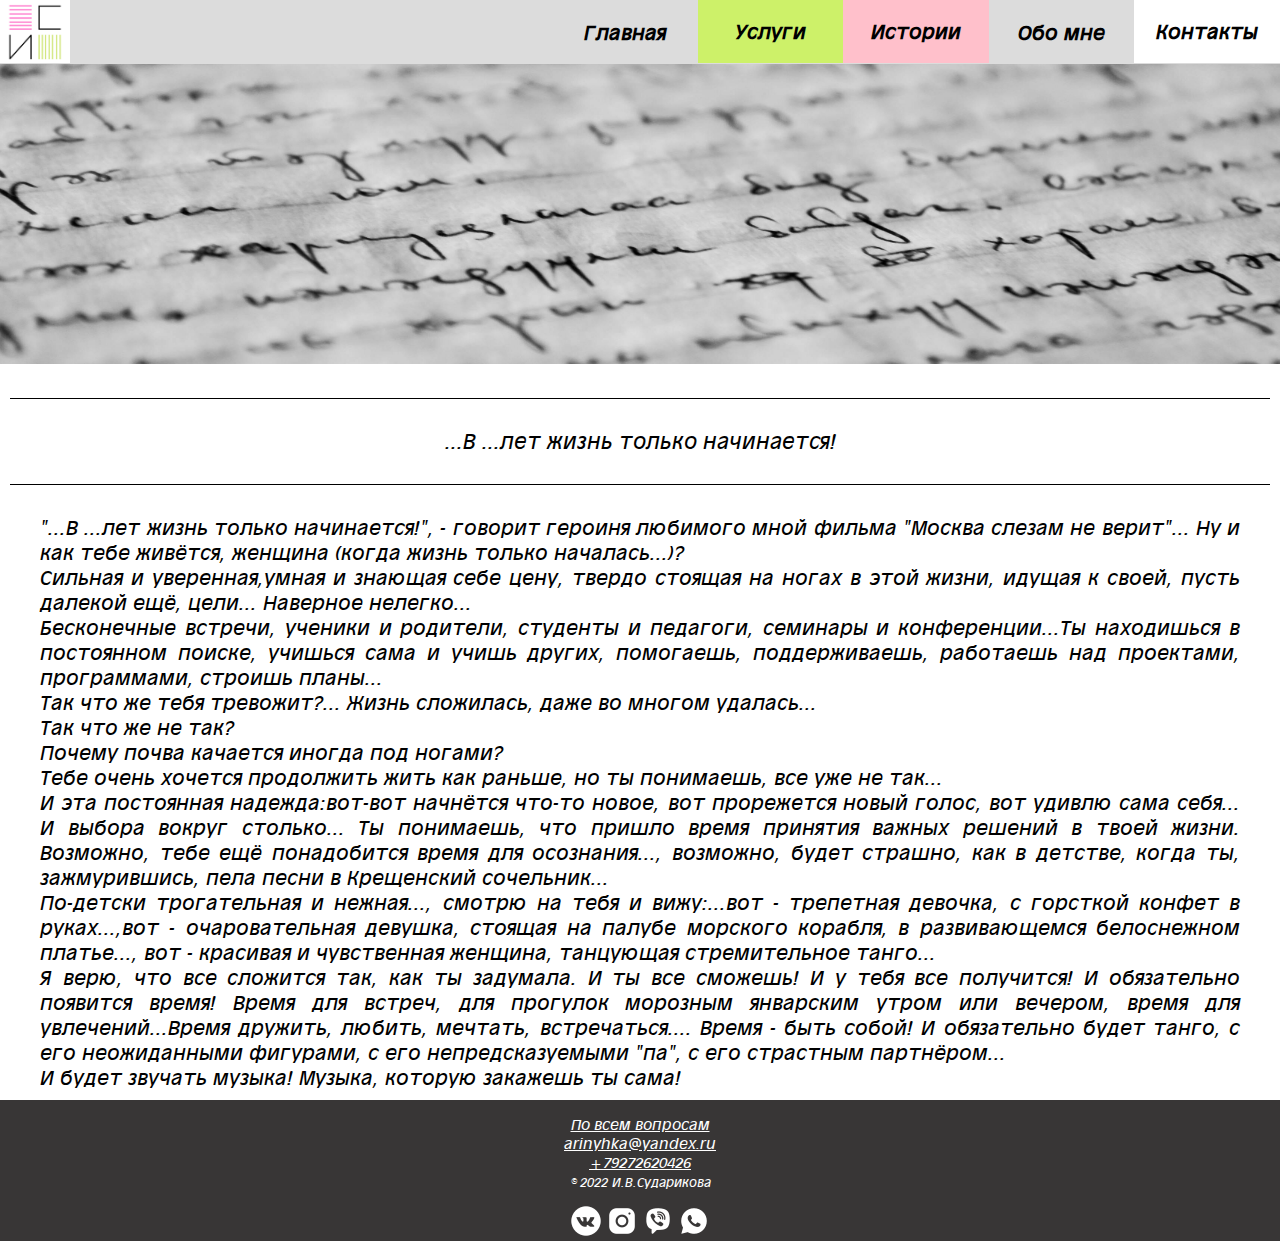
<file: womenAge.html>
<!DOCTYPE html>
<html lang="en">
<head>
    <meta charset="UTF-8">
    <meta http-equiv="X-UA-Compatible" content="IE=edge">
    <meta name="viewport" content="width=device-width, initial-scale=1.0">
    <link rel="stylesheet" href="css/style.css" />
    <link rel="stylesheet" href="css/media.css" />
    <title>Тренинги Ирины Судариковой - Яринка</title>
</head>
<body>
  <header class="container">
    <div class="logo">
      <a href="index.html"><img src="images/logo.png" alt="logo" /></a>
    </div>
    <div class="openMenu">&#9776;</div>
    <nav class="menu">
      <ul>
        <li><a href="index.html">Главная</a></li>
        <li class="colorLemon">
          <div class="dropDownList">
            Услуги
            <nav class="subMenu">
              <a href="traninng.html">Тренинги</a>
              <a href="consultation.html">Консультации</a>
              <a href="supportGroup.html">Группы поддержки</a>
              <a href="womenClub.html">Женский клуб</a>
              <a href="childClub.html">Детский клуб</a>
            </nav>
          </div>
        </li>
        <li class="adaptiveSubMenu"><a href="traninng.html">Тренинги</a></li>
        <li class="adaptiveSubMenu">
          <a href="consultation.html">Консультации</a>
        </li>
        <li class="adaptiveSubMenu">
          <a href="supportGroup.html">Группы поддержки</a>
        </li>
        <li class="adaptiveSubMenu">
          <a href="womenClub.html">Женский клуб</a>
        </li>
        <li class="adaptiveSubMenu">
          <a href="childClub.html">Детский клуб</a>
        </li>
        <li class="colorPink"><a href="stories.html">Истории</a></li>
        <li><a href="aboutMe.html">Обо мне</a></li>
        <li class="colorWhite"><a href="contacts.html">Контакты</a></li>
      </ul>
    </nav>
  </header>
      <div class="storiesPreview">
        <img src="images/notebook.jpg" alt="notebook">
        <p>...В ...лет жизнь только начинается!</p>
      </div>
      <div class="storieText">"...В ...лет жизнь только начинается!", - говорит героиня любимого мной фильма "Москва слезам не верит"...
        Ну и как  тебе живётся, женщина (когда жизнь только началась...)? <br>
        Сильная и уверенная,умная и знающая себе цену, твердо стоящая на ногах в этой жизни, идущая к своей, пусть далекой ещё, цели...
        Наверное нелегко... <br>
        Бесконечные встречи, ученики и родители, студенты и педагоги, семинары и конференции...Ты находишься в постоянном поиске, учишься сама и учишь других, помогаешь, поддерживаешь, работаешь над проектами, программами, строишь планы... <br>
        Так что же тебя тревожит?... Жизнь сложилась, даже во многом удалась... <br>
        Так что же не так? <br>
        Почему почва качается иногда под ногами? <br>
        Тебе очень хочется продолжить жить как раньше, но ты понимаешь, все уже не так... <br>
        И эта постоянная надежда:вот-вот начнётся что-то новое, вот прорежется новый голос, вот удивлю сама себя... И выбора вокруг столько...
        Ты понимаешь, что пришло время принятия важных решений в твоей жизни. Возможно, тебе ещё понадобится время для осознания..., возможно, будет страшно, как в детстве, когда ты, зажмурившись, пела песни в Крещенский сочельник... <br>
        По-детски трогательная и нежная..., смотрю на тебя и вижу:...вот - трепетная девочка, с горсткой конфет в руках...,вот - очаровательная девушка, стоящая на палубе морского корабля, в развивающемся белоснежном платье..., вот - красивая и чувственная женщина, танцующая стремительное танго... <br>
        Я верю, что все сложится так, как ты задумала. И ты все сможешь! И у тебя все получится! И обязательно появится время! Время для встреч, для прогулок морозным январским утром или вечером, время для увлечений...Время дружить, любить, мечтать, встречаться.... Время - быть собой!
        И обязательно будет танго, с его неожиданными фигурами, с его непредсказуемыми "па", с его страстным партнёром... <br>
        И будет звучать музыка! Музыка, которую закажешь ты сама!
       </div>
       <footer class="footContainer">
        <div class="footContacts">
          <a href="mailto:arinyhka@yandex.ru">По всем вопросам</a>
          <a href="mailto:arinyhka@yandex.ru">arinyhka@yandex.ru</a>
          <a href="tel:+79272620426">+79272620426</a>
        </div>
          <span>&copy; 2022 И.В.Сударикова</span>
          <div class="footIcons">
            <a href="https://vk.com/id60577503"><img src="icons/vk.png" alt="vkIcon"></a>
            <a href="https://www.instagram.com/sudarikova4895"><img src="icons/instagram.png" alt="instIcon"></a>
            <a href="viber://chat?number=%2B79272620426"><img src="icons/viber.png" alt="viberIcon"></a>
            <a href="whatsapp://send?phone=79272620426"><img src="icons/whatsapp.png" alt="whatsappIcon"></a>
          </div>
        </div>
      </footer>
     <script src="js/script.js"></script>
</body>
</html>
</file>
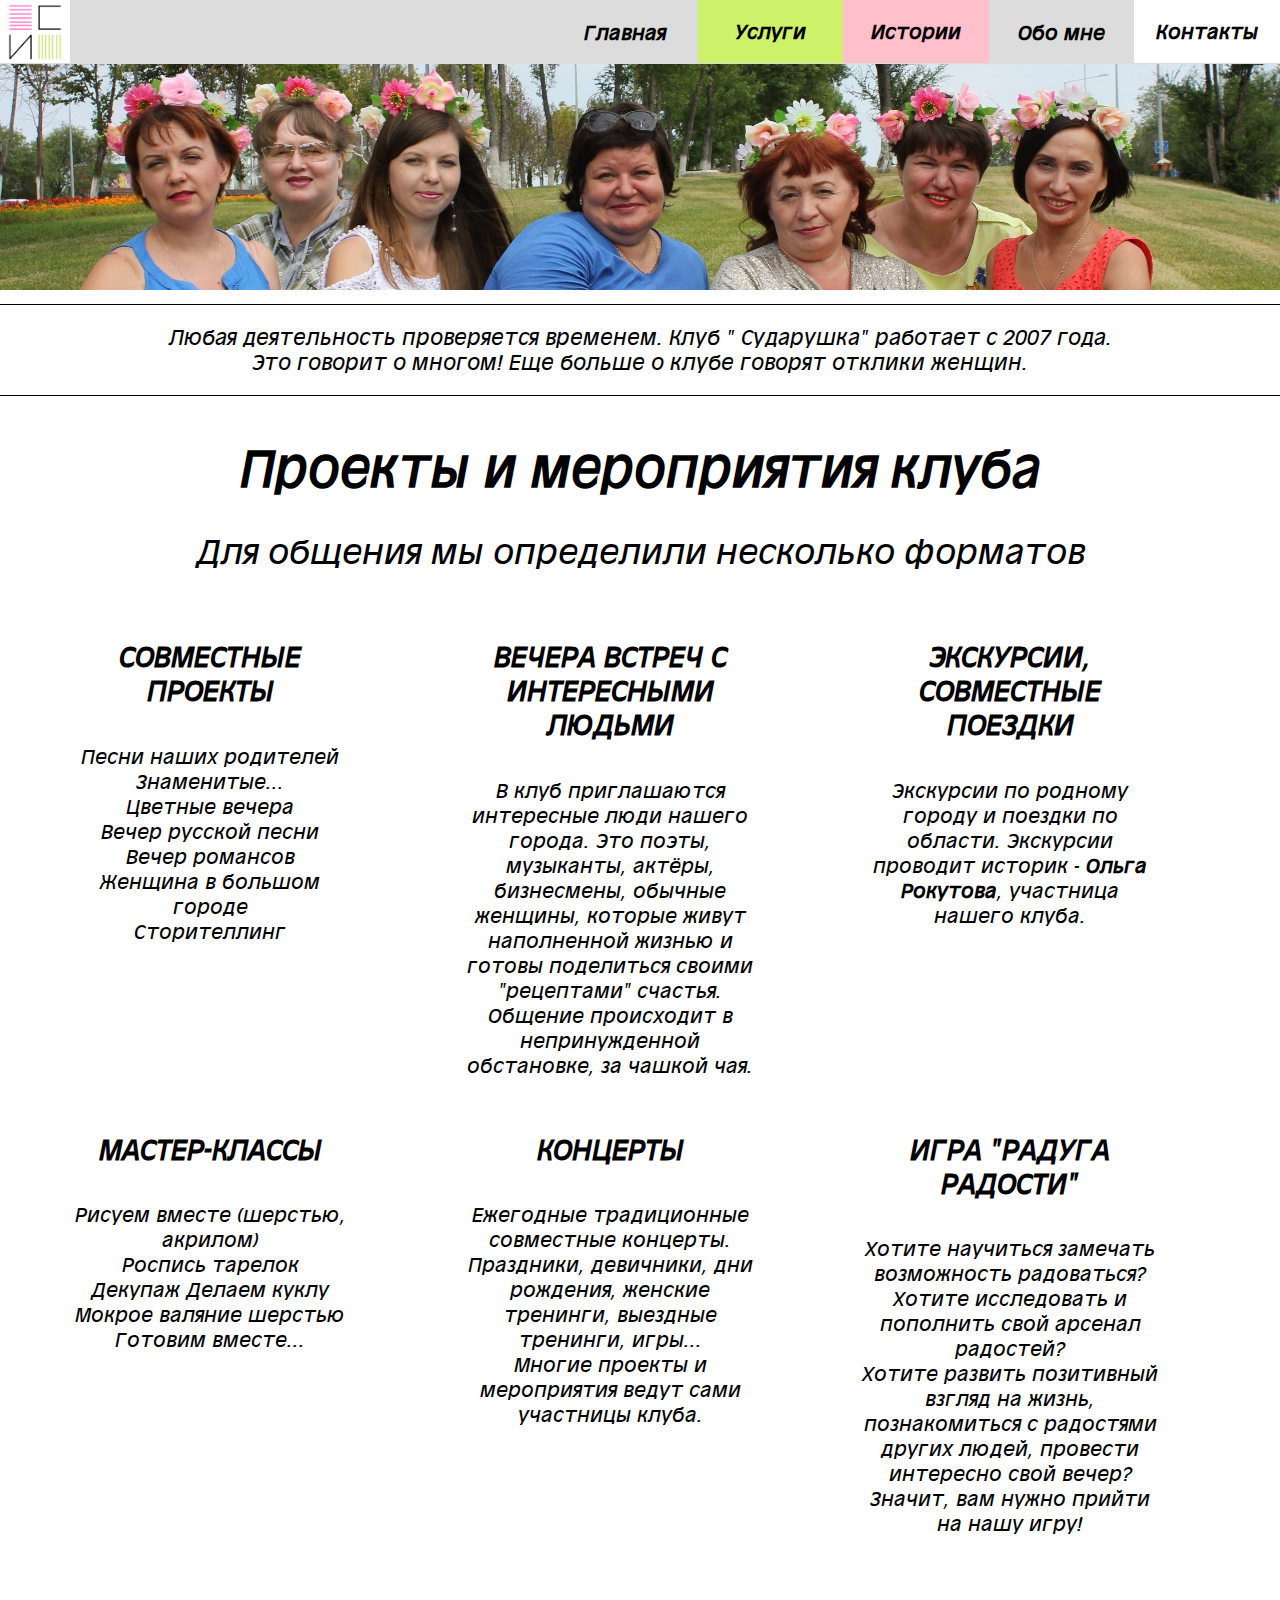
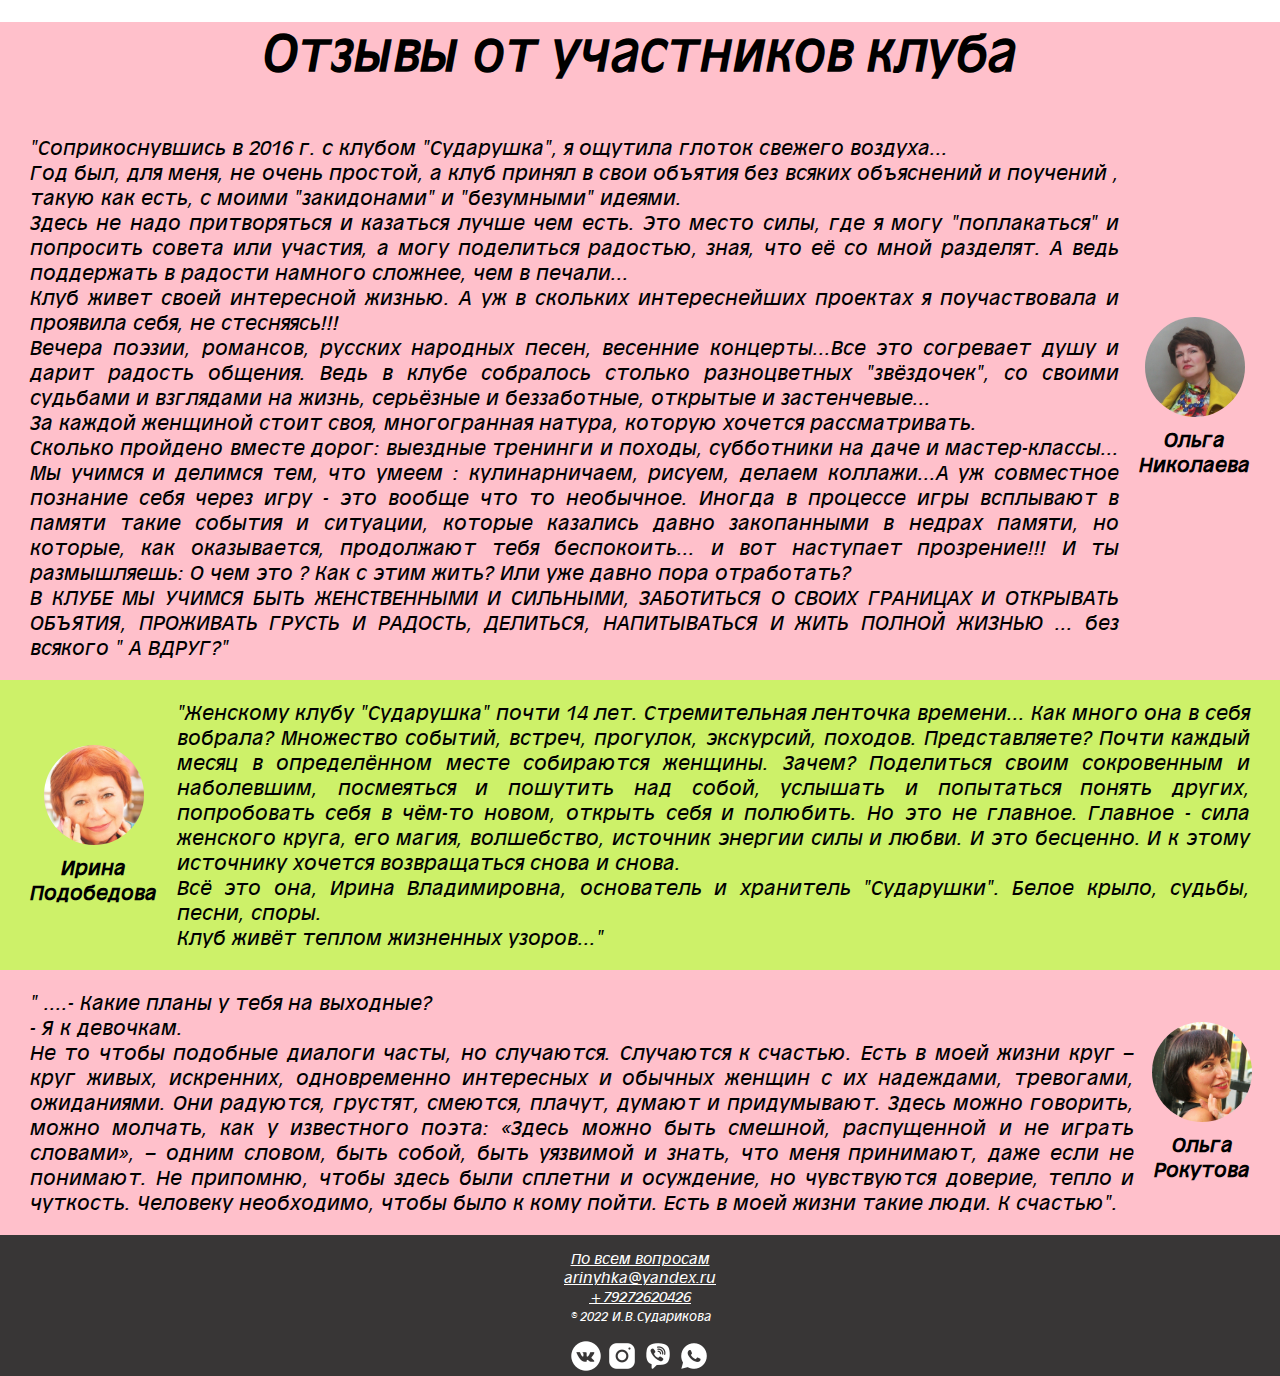
<file: womenClub.html>
<!DOCTYPE html>
<html lang="en">
  <head>
    <meta charset="UTF-8" />
    <meta http-equiv="X-UA-Compatible" content="IE=edge" />
    <meta name="viewport" content="width=device-width, initial-scale=1.0" />
    <link rel="stylesheet" href="css/style.css" />
    <link rel="stylesheet" href="css/media.css" />
    <title>Тренинги Ирины Судариковой - Женский Клуб</title>
  </head>
  <body>
    <header class="container">
      <div class="logo">
        <a href="index.html"><img src="images/logo.png" alt="logo" /></a>
      </div>
      <div class="openMenu">&#9776;</div>
      <nav class="menu">
        <ul>
          <li><a href="index.html">Главная</a></li>
          <li class="colorLemon">
            <div class="dropDownList">
              Услуги
              <nav class="subMenu">
                <a href="traninng.html">Тренинги</a>
                <a href="consultation.html">Консультации</a>
                <a href="supportGroup.html">Группы поддержки</a>
                <a href="womenClub.html">Женский клуб</a>
                <a href="childClub.html">Детский клуб</a>
              </nav>
            </div>
          </li>
          <li class="adaptiveSubMenu"><a href="traninng.html">Тренинги</a></li>
          <li class="adaptiveSubMenu">
            <a href="consultation.html">Консультации</a>
          </li>
          <li class="adaptiveSubMenu">
            <a href="supportGroup.html">Группы поддержки</a>
          </li>
          <li class="adaptiveSubMenu">
            <a href="womenClub.html">Женский клуб</a>
          </li>
          <li class="adaptiveSubMenu">
            <a href="childClub.html">Детский клуб</a>
          </li>
          <li class="colorPink"><a href="stories.html">Истории</a></li>
          <li><a href="aboutMe.html">Обо мне</a></li>
          <li class="colorWhite"><a href="contacts.html">Контакты</a></li>
        </ul>
      </nav>
    </header>
    <section class="womenclubfirst">
        <div class="womenclubpreview">
            <img src="images/womenClubPreview.jpg" alt="womenClubPreview">
            <p>
              Любая деятельность проверяется временем.  Клуб " Сударушка" работает с 2007 года. Это говорит о многом! Еще больше о клубе говорят отклики женщин.
            </p>
        </div>
        <div class="womenClubProjects">
          <h1>Проекты и мероприятия клуба</h1>
          <h3>Для общения мы определили несколько форматов</h3>
          <ul class="womenClubProjectsList">
           <li><h4>Совместные проекты</h4><p>Песни наших родителей <br>
            Знаменитые... <br>
            Цветные вечера <br>
            Вечер русской песни <br>
            Вечер романсов <br>
            Женщина в большом городе <br> 
            Сторителлинг</p></li>
           <li><h4>Вечера встреч с интересными людьми</h4><p>В клуб приглашаются интересные люди нашего города. Это поэты, музыканты, актёры,  бизнесмены, обычные женщины, которые живут наполненной жизнью и готовы поделиться своими "рецептами" счастья. 
            Общение происходит в непринужденной обстановке, за чашкой чая. </p></li>
           <li><h4>Экскурсии, совместные поездки</h4><p>Экскурсии по родному городу и поездки по области. Экскурсии проводит историк - <b>Ольга Рокутова</b>, участница нашего клуба. </p></li>
           <li><h4>Мастер-классы</h4><p>Рисуем вместе (шерстью, акрилом) <br> Роспись тарелок <br> Декупаж Делаем куклу <br> Мокрое валяние шерстью <br>Готовим вместе... </p></li>
           <li><h4>Концерты</h4><p>Ежегодные традиционные совместные концерты. <br>
            Праздники, девичники, дни рождения, женские тренинги, выездные тренинги, игры... <br>
            Многие проекты и мероприятия ведут сами участницы клуба.</p></li>
           <li><h4>Игра "радуга радости"</h4><p>
            Хотите научиться замечать возможность радоваться?<br>Хотите исследовать и пополнить  свой арсенал радостей?<br>
            Хотите развить позитивный взгляд на жизнь,  познакомиться с радостями других людей, провести интересно свой вечер?<br> 
            Значит, вам нужно прийти на нашу игру! </p></li>
          </ul>
        </div>
        <div class="womenclubreviews">
          <h1>Отзывы от участников клуба</h1>
          <div class="review"><p>"Соприкоснувшись в 2016 г. с клубом        "Сударушка",  я ощутила глоток свежего воздуха... 
            <br>
            Год был, для меня, не очень простой,  а клуб принял  в свои объятия без всяких объяснений и поучений , такую  как  есть, с  моими "закидонами" и "безумными" идеями. <br>
            Здесь не надо притворяться и казаться лучше чем есть. 
            Это место силы, где я могу "поплакаться" и попросить совета или участия, а могу поделиться радостью, зная, что её со мной разделят. 
            А ведь поддержать в радости намного сложнее, чем в печали...
            <br>
            Клуб живет своей интересной жизнью. А уж в скольких интереснейших проектах я поучаствовала и проявила себя, не стесняясь!!!
            <br>
            Вечера поэзии, романсов, русских народных песен, весенние концерты...Все это согревает душу и дарит радость общения. 
            Ведь в клубе собралось столько разноцветных "звёздочек", со своими судьбами и взглядами на жизнь, серьёзные и беззаботные, открытые и застенчевые...
            <br>
             За каждой женщиной стоит своя, многогранная  натура,  которую хочется рассматривать.
            <br>
            Сколько пройдено вместе дорог:   выездные тренинги  и походы,  субботники на даче и мастер-классы...
            Мы учимся и делимся  тем, что умеем : кулинарничаем, рисуем, делаем коллажи...А уж совместное познание себя через игру - это вообще что то необычное. Иногда в процессе игры всплывают в памяти такие события и ситуации, которые казались давно закопанными в недрах памяти, но которые, как оказывается, продолжают тебя беспокоить... и вот наступает прозрение!!! 
            И ты размышляешь:
            О чем это ? 
            Как с этим жить? 
            Или уже давно пора отработать? 
            <br>
            В КЛУБЕ МЫ УЧИМСЯ БЫТЬ ЖЕНСТВЕННЫМИ И СИЛЬНЫМИ, ЗАБОТИТЬСЯ О СВОИХ ГРАНИЦАХ  И ОТКРЫВАТЬ ОБЪЯТИЯ, ПРОЖИВАТЬ ГРУСТЬ И РАДОСТЬ, ДЕЛИТЬСЯ, НАПИТЫВАТЬСЯ И ЖИТЬ ПОЛНОЙ ЖИЗНЬЮ ... без всякого " А ВДРУГ?"</p><div class="photoreview"><img src="images/OlgaNikolava.jpg" alt="OlgaNikolava"><p>Ольга <br> Николаева</p></div></div>
            <div class="review reviewBGSalad"><p>"Женскому клубу "Сударушка" почти 14 лет. Стремительная ленточка времени... Как много она в себя вобрала? Множество событий, встреч, прогулок, экскурсий, походов. Представляете? Почти каждый месяц в определённом месте собираются женщины. Зачем? Поделиться своим сокровенным и наболевшим, посмеяться и пошутить над собой, услышать и попытаться понять других, попробовать себя в чëм-то новом, открыть себя и полюбить. 
            Но это не главное. Главное - сила женского круга, его магия, волшебство, источник энергии силы и любви. И это бесценно. И к этому источнику хочется возвращаться снова и снова. <br>
            Всё это она, Ирина Владимировна, основатель и хранитель "Сударушки".
            Белое крыло, судьбы, песни, споры.  <br>
            Клуб живёт теплом жизненных узоров..."</p><div class="photoreview photoreviewOrder"><img src="images/IrinaPodobedova.jpg" alt="IrinaPodobedova"><p>Ирина<br>Подобедова</p></div></div>
            <div class="review"><p>" ....- Какие планы у тебя на выходные? <br>
            - Я к девочкам. <br>
            Не то чтобы подобные диалоги часты, но случаются. Случаются к счастью. Есть в моей жизни круг – круг живых, искренних, одновременно интересных и обычных женщин с их надеждами, тревогами, ожиданиями. Они радуются, грустят, смеются, плачут, думают и придумывают. Здесь можно говорить, можно молчать, как у известного поэта: «Здесь можно быть смешной, распущенной и не играть словами», – одним словом, быть собой, быть уязвимой и знать, что меня принимают, даже если не понимают. Не припомню, чтобы здесь были сплетни и осуждение, но чувствуются доверие, тепло и чуткость. Человеку необходимо, чтобы было к кому пойти. Есть в моей жизни такие люди. К счастью".</p><div class="photoreview"><img src="images/olgaRocutova.jpg" alt="olgaRocutova"><p>Ольга<br>Рокутова</p></div></div>  
        </div>
    </section>
    <footer class="footContainer">
      <div class="footContacts">
        <a href="mailto:arinyhka@yandex.ru">По всем вопросам</a>
        <a href="mailto:arinyhka@yandex.ru">arinyhka@yandex.ru</a>
        <a href="tel:+79272620426">+79272620426</a>
      </div>
        <span>&copy; 2022 И.В.Сударикова</span>
        <div class="footIcons">
          <a href="https://vk.com/id60577503"><img src="icons/vk.png" alt="vkIcon"></a>
          <a href="https://www.instagram.com/sudarikova4895"><img src="icons/instagram.png" alt="instIcon"></a>
          <a href="viber://chat?number=%2B79272620426"><img src="icons/viber.png" alt="viberIcon"></a>
          <a href="whatsapp://send?phone=79272620426"><img src="icons/whatsapp.png" alt="whatsappIcon"></a>
        </div>
      </div>
    </footer>
    <script src="js/script.js"></script>
  </body>
</html>
</file>
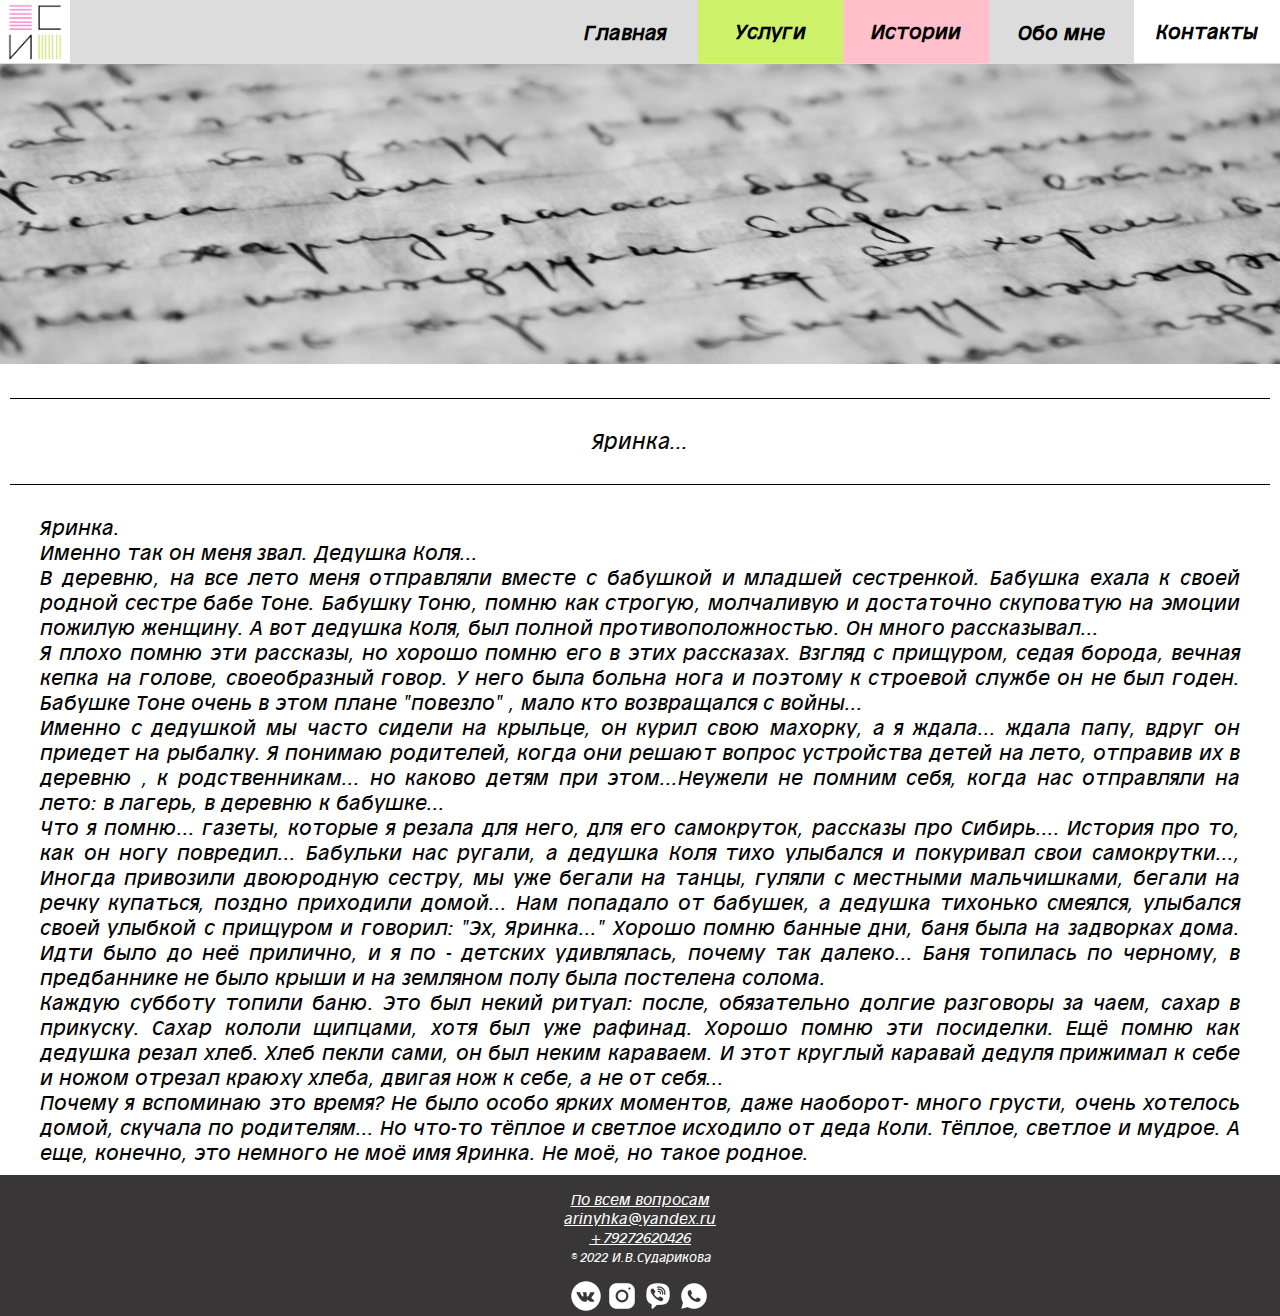
<file: yarinka.html>
<!DOCTYPE html>
<html lang="en">
<head>
    <meta charset="UTF-8">
    <meta http-equiv="X-UA-Compatible" content="IE=edge">
    <meta name="viewport" content="width=device-width, initial-scale=1.0">
    <link rel="stylesheet" href="css/style.css" />
    <link rel="stylesheet" href="css/media.css" />
    <title>Тренинги Ирины Судариковой - Яринка</title>
</head>
<body>
  <header class="container">
    <div class="logo">
      <a href="index.html"><img src="images/logo.png" alt="logo" /></a>
    </div>
    <div class="openMenu">&#9776;</div>
    <nav class="menu">
      <ul>
        <li><a href="index.html">Главная</a></li>
        <li class="colorLemon">
          <div class="dropDownList">
            Услуги
            <nav class="subMenu">
              <a href="traninng.html">Тренинги</a>
              <a href="consultation.html">Консультации</a>
              <a href="supportGroup.html">Группы поддержки</a>
              <a href="womenClub.html">Женский клуб</a>
              <a href="childClub.html">Детский клуб</a>
            </nav>
          </div>
        </li>
        <li class="adaptiveSubMenu"><a href="traninng.html">Тренинги</a></li>
        <li class="adaptiveSubMenu">
          <a href="consultation.html">Консультации</a>
        </li>
        <li class="adaptiveSubMenu">
          <a href="supportGroup.html">Группы поддержки</a>
        </li>
        <li class="adaptiveSubMenu">
          <a href="womenClub.html">Женский клуб</a>
        </li>
        <li class="adaptiveSubMenu">
          <a href="childClub.html">Детский клуб</a>
        </li>
        <li class="colorPink"><a href="stories.html">Истории</a></li>
        <li><a href="aboutMe.html">Обо мне</a></li>
        <li class="colorWhite"><a href="contacts.html">Контакты</a></li>
      </ul>
    </nav>
  </header>
      <div class="storiesPreview">
        <img src="images/notebook.jpg" alt="notebook">
        <p>Яринка...</p>
      </div>
      <div class="storieText">Яринка. <br>
        Именно так он меня звал. Дедушка Коля... <br>
        В деревню, на все лето меня отправляли вместе с бабушкой и младшей сестренкой. Бабушка ехала к своей родной сестре бабе Тоне. Бабушку Тоню, помню как  строгую, молчаливую  и достаточно скуповатую на эмоции пожилую женщину. А вот дедушка Коля, был полной противоположностью.
        Он много рассказывал... <br>
        Я плохо помню эти рассказы, но хорошо помню его в этих рассказах. Взгляд с прищуром, седая борода,  вечная кепка на голове, своеобразный говор. 
        У него была больна нога и поэтому к строевой службе он не был годен. Бабушке Тоне очень в этом плане "повезло" , мало кто возвращался с войны... <br>
        Именно с дедушкой мы часто сидели на крыльце, он курил свою махорку, а я ждала... ждала папу, вдруг он приедет на рыбалку.
        Я понимаю родителей, когда они решают вопрос устройства детей на лето, отправив их в деревню , к родственникам... но каково детям при этом...Неужели не помним себя, когда нас отправляли на лето: в лагерь, в деревню к бабушке... <br>
        Что я помню... газеты, которые я резала для него, для  его самокруток, рассказы про Сибирь....
        История про то, как он ногу повредил...
        Бабульки нас ругали, а дедушка Коля тихо улыбался и покуривал свои самокрутки...,
        Иногда привозили двоюродную сестру, мы уже бегали на танцы, гуляли с местными мальчишками, бегали на речку купаться, поздно приходили домой... Нам попадало от бабушек, а дедушка тихонько смеялся, улыбался своей улыбкой с прищуром и говорил: "Эх, Яринка..."
        Хорошо помню банные дни, баня была на задворках дома. Идти  было до неё прилично, и я  по - детских удивлялась, почему так далеко...
        Баня топилась по черному, в предбаннике не было крыши и на земляном полу была постелена солома. <br>
        Каждую субботу топили баню. Это был некий ритуал: после,  обязательно долгие разговоры за чаем, сахар в прикуску. Сахар кололи щипцами, хотя был уже рафинад. Хорошо помню эти посиделки. Ещё помню как дедушка резал хлеб. Хлеб пекли сами, он был неким караваем. И этот круглый каравай дедуля прижимал к себе и ножом отрезал краюху хлеба, двигая нож к себе, а не от себя... <br>
        Почему я вспоминаю это время? Не было особо ярких моментов, даже наоборот- много грусти, очень хотелось домой, скучала по родителям...
        Но что-то тёплое и светлое исходило от деда Коли. Тёплое, светлое и мудрое. А еще, конечно, это немного не моё имя Яринка. Не моё, но такое родное.</div>
        <footer class="footContainer">
          <div class="footContacts">
            <a href="mailto:arinyhka@yandex.ru">По всем вопросам</a>
            <a href="mailto:arinyhka@yandex.ru">arinyhka@yandex.ru</a>
            <a href="tel:+79272620426">+79272620426</a>
          </div>
            <span>&copy; 2022 И.В.Сударикова</span>
            <div class="footIcons">
              <a href="https://vk.com/id60577503"><img src="icons/vk.png" alt="vkIcon"></a>
              <a href="https://www.instagram.com/sudarikova4895"><img src="icons/instagram.png" alt="instIcon"></a>
              <a href="viber://chat?number=%2B79272620426"><img src="icons/viber.png" alt="viberIcon"></a>
              <a href="whatsapp://send?phone=79272620426"><img src="icons/whatsapp.png" alt="whatsappIcon"></a>
            </div>
          </div>
        </footer>
     <script src="js/script.js"></script>
</body>
</html>
</file>
<file: css/style.css>
@font-face {
  font-family: "Antique Olive";
  src: url(../fonts/ofont.ru_Antique\ Olive.ttf);
}
body {
  margin: 0;
  font-family: "Antique Olive", "sans-serif";
}
.container {
  background-color: gainsboro;
  display: flex;
  justify-content: space-between;
  width: 100%;
}
.logo {
  width: 10%;
  border-bottom: gainsboro solid 0.5px;
}
.logo > a {
  display: flex;
  justify-content: center;
  align-items: center;
  color: black;
  text-decoration: none;
  text-align: center;
  background-color: white;
  width: 70px;
  height: 100%;
}
.logo > a > img {
  width: 80%;
}
.menu {
  width: 50%;
  display: flex;
  justify-content: center;
  align-items: center;
}
.openMenu {
  display: none;
  cursor: pointer;
  font-size: 2em;
  font-weight: bold;
  margin: 5px;
}
.menu > ul {
  display: flex;
  align-items: center;
  justify-content: space-around;
  font-weight: bold;
  font-size: 1.2em;
  list-style: none;
  height: 100%;
  width: 100%;
}
.menu > ul > li {
  align-self: stretch;
  align-items: center;
  justify-content: center;
  width: 100%;
}
.menu > ul > li > a {
  display: flex;
  justify-content: center;
  align-items: center;
  width: 100%;
  height: 100%;
  text-decoration: none;
  color: black;
  text-align: center;
}
.colorLemon {
  text-align: center;
  text-decoration: none;
  color: black;
  background-color: rgb(205, 241, 105);
  border-bottom: gainsboro solid 1px;
}
.colorPink {
  background-color: pink;
  border-bottom: gainsboro solid 1px;
}
.colorWhite {
  background-color: white;
  border-bottom: gainsboro solid 1px;
}
.dropDownList {
  display: flex;
  justify-content: center;
  align-items: center;
  height: 100%;
  width: 100%;
}
.subMenu {
  position: absolute;
  width: 25%;
  display: none;
  transform: translateY(68%);
  padding: 10px;
  background-color: white;
  border: gainsboro 1px solid;
  z-index: 1;
}
.subMenu > a {
  margin-top: 5px;
}
.menu > ul > li > .dropDownList:hover > .subMenu {
  display: flex;
  flex-direction: column;
}
.subMenu > a {
  text-decoration: none;
  color: black;
}
.menu ul > li > a:hover {
  color: gold;
}
.adaptiveSubMenu {
  display: none;
}
.menu > ul > li > .dropDownList:hover > .subMenu > a:hover {
  color: gold;
}
.first-section {
  background: url(../images/Landing-page.jpg) center center fixed no-repeat;
  background-size: cover;
  height: 100vh;
}
.info {
  display: flex;
  flex-direction: column;
  align-items: center;
  justify-content: center;
  color: black;
  text-align: center;
  background-color: white;
  position: absolute;
  top: 30%;
  left: 10%;
  width: 40%;
}
.info > h1 {
  font-size: 2.8rem;
  font-weight: 700;
  margin-bottom: 0;
  padding: 0 10px;
}
.info > p {
  font-size: 2rem;
  font-weight: bold;
  padding: 0 10px;
}
.info .infoColorPink {
  width: 100%;
  background-color: pink;
}
.info a {
  width: 100%;
  text-decoration: none;
  font-size: 2em;
  color: black;
  font-weight: bold;
}
.info a:hover {
  color: gold;
}
.areas {
  margin: 0 auto;
  margin-bottom: 10px;
}
.areas > h1 {
  text-align: center;
  font-size: 3em;
  font-weight: bold;
}
.areasGrid {
  display: grid;
  grid-template-columns: repeat(25, 1fr);
  grid-template-rows: repeat(6, 10em);
  grid-gap: 3px;
  margin: 10px;
}
.grid1 {
  grid-row-start: 3;
  grid-row-end: 7;
  grid-column-start: 1;
  grid-column-end: 7;
}
.grid1 > img {
  width: 29.625em;
  height: 41.875em;
  position: static;
}
.grid2 {
  grid-row-start: 4;
  grid-row-end: 6;
  grid-column-start: 17;
  grid-column-end: 26;
}
.grid2 > img {
  width: 44.75em;
  height: 20.625em;
}
.grid3 {
  grid-row-start: 2;
  grid-row-end: 4;
  grid-column-start: 7;
  grid-column-end: 15;
}
.grid3 > img {
  width: 37.871875em;
  height: 20.625em;
}
.grid4 {
  grid-row-start: 1;
  grid-row-end: 4;
  grid-column-start: 15;
  grid-column-end: 24;
}
.grid4 > img {
  width: 44.75em;
  height: 31.25em;
}
.grid5 {
  grid-row-start: 5;
  grid-row-end: 7;
  grid-column-start: 7;
  grid-column-end: 15;
}
.grid5 > img {
  width: 37.871875em;
  height: auto;
}
.grid6 {
  grid-row-start: 1;
  grid-row-end: 3;
  grid-column-start: 1;
  grid-column-end: 3;
  background-color: pink;
}
.grid7 {
  grid-row-start: 1;
  grid-row-end: 3;
  grid-column-start: 3;
  grid-column-end: 7;
  background-color: gainsboro;
}
.grid8 {
  grid-row-start: 1;
  grid-row-end: 4;
  grid-column-start: 24;
  grid-column-end: 26;
  background-color: pink;
}
.grid9 {
  grid-row-start: 1;
  grid-row-end: 2;
  grid-column-start: 7;
  grid-column-end: 15;
  background-color: rgb(205, 241, 105);
}
.grid10 {
  grid-row-start: 4;
  grid-row-end: 5;
  grid-column-start: 7;
  grid-column-end: 11;
  background-color: rgb(205, 241, 105);
}
.grid11 {
  grid-row-start: 4;
  grid-row-end: 5;
  grid-column-start: 11;
  grid-column-end: 15;
  background-color: gainsboro;
}
.grid12 {
  grid-row-start: 4;
  grid-row-end: 5;
  grid-column-start: 15;
  grid-column-end: 17;
  background-color: pink;
}
.grid13 {
  grid-row-start: 5;
  grid-row-end: 7;
  grid-column-start: 15;
  grid-column-end: 17;
  background-color: gainsboro;
}
.grid14 {
  grid-row-start: 6;
  grid-row-end: 7;
  grid-column-start: 17;
  grid-column-end: 24;
  background-color: rgb(205, 241, 105);
}
.grid15 {
  grid-row-start: 6;
  grid-row-end: 7;
  grid-column-start: 24;
  grid-column-end: 26;
  background-color: gainsboro;
}
.areaScale {
  display: inline-block;
  overflow: hidden;
  position: relative;
}
.areaScale > img {
  transition: 1s;
}
.areaScale > img:hover {
  transform: scale(1.2);
}
.areaScale:hover .gridInfo {
  transform: translateY(0);
}
.gridInfo {
  position: absolute;
  bottom: 0;
  right: 0;
  left: 0;
  background-color: black;
  opacity: 70%;
  transform: translateY(100%);
  transition: 1s;
  color: white;
  display: flex;
  flex-direction: column;
  align-items: center;
  width: 100%;
}

.gridInfo > h1 {
  font-size: 1.5em;
  font-weight: 400;
  margin-bottom: 0.2em;
}
.gridInfo > p {
  padding: 1em;
  margin-top: 0;
  font-size: 0.8em;
  font-weight: 300;
  text-align: center;
}
.gridInfo > a {
  text-decoration: none;
  color: white;
  margin-bottom: 1.2em;
  text-transform: uppercase;
  font-weight: 100;
  padding: 5px;
}
.gridInfo > a:hover {
  color: black;
  background-color: white;
  opacity: 70%;
  border-radius: 10px;
  font-weight: 400;
}
.traningPageDV {
  display: flex;
  justify-content: center;
  background-color: pink;
}
.trainingText {
  width: 100%;
  padding-left: 10px;
  display: flex;
  flex-direction: column;
  justify-content: center;
  align-items: center;
  text-align: center;
  padding: 10px;
}
.trainingText > h1 {
  font-size: 3em;
}
.trainingText > p {
  font-size: 1.5em;
  margin-top: 0;
}
.trainingText ul li {
  font-size: 1.5em;
  text-align: left;
}
.trainingPicture {
  max-width: 600px;
}
.traningsPage > h1 {
  text-align: center;
  margin-top: 0;
  font-size: 3em;
}
.traningsPage {
  padding: 10px;
  background-color: rgb(205, 241, 105);
}
.tranings {
  display: grid;
  grid-template-columns: repeat(3, 1fr);
  grid-gap: 50px;
}
.tranings h3 {
  font-size: 2em;
  text-align: center;
}
.traning p {
  text-align: center;
  font-size: 1.2em;
}
.consultation {
  margin: 10px;
}
.bgc_color {
  position: absolute;
  left: 0;
  top: -155px;
  width: 50vw;
  height: 100vh;
  background: pink;
  z-index: -1;
}
.consultationtabcontainer {
  display: flex;
  width: 1130px;
  margin: 0 auto;
  padding-bottom: 108px;
}
.consultationtabcontent {
  width: 850px;
  height: 600px;
  position: relative;
}
.consultationtabcontent img {
  width: 100%;
  height: 100%;
}
.consultationtabcontent__descr {
  position: absolute;
  top: 370px;
  right: -177px;
  width: 550px;
  padding: 25px;
  font-size: 18px;
  font-weight: 400;
  line-height: 25px;
  color: #000;
  background-color: rgb(205, 241, 105);
  opacity: 0.8;
}
.consultationtabheader {
  width: 280px;
  padding: 35px 30px;
  background-color: #fff;
}
.consultationtabheader h3 {
  font-weight: 700;
  font-size: 16px;
}
.consultationtabheader__item {
  margin-top: 35px;
  padding-left: 26px;
  border-left: 1px solid #000;
}
.consultationtabheader__item {
  font-weight: 700;
  font-size: 18px;
  font-weight: 300;
  margin-top: 10px;
  color: rgba(0, 0, 0, 0.6);
  cursor: pointer;
  transition: 0.3s all;
}
.consultationtabheader__item__active {
  color: #000;
  font-size: 22px;
  font-weight: 700;
}
.consultationinfocontainer {
  width: 1200px;
  margin: 0 auto;
}
.consultationcontainerinfo {
  text-align: center;
  font-size: 20px;
  border-top: 1px solid black;
  border-bottom: 1px solid black;
  margin: 10px;
}
.supportPage {
  background-color: pink;
}
.suppotPageDV {
  display: flex;
  align-items: center;
}
.supportPicture {
  width: 550px;
  height: auto;
  margin-right: 15px;
}
.supportText {
  font-size: 1.5em;
}
.supportText h1 {
  font-size: 3rem;
}
.supportText h6 {
  font-size: 1rem;
}
.supportPageMiddle {
  text-align: center;
}
.basicthemes {
  background-color: rgb(205, 241, 105);
}
.basicthemes {
  padding: 10px 0;
  text-align: center;
}
.basicthemes h1 {
  font-size: 2.5em;
  margin-top: 0;
  padding: 10px 0;
  margin-bottom: 0;
}
.basicthemes ul {
  margin: 0 auto;
  display: inline-block;
}
.basicthemes ul li {
  font-size: 1.5em;
  list-style-position: inside;
  text-align: left;
}
.chamberGroups {
  font-size: 1.8em;
  margin-top: 5px;
}
.groupOptions {
  font-size: 1.5em;
}
.groupOptions > ul > li {
  font-size: 1.3rem;
  list-style-position: inside;
}
.supportPageEnd {
  display: flex;
  align-items: center;
  justify-content: center;
  background-color: pink;
  padding: 15px;
}
.supportPageEnd p {
  font-size: 1.5em;
  font-weight: bold;
}
.womenclubfirst {
  margin: 0;
  padding: 0;
}
.womenclubpreview img {
  width: 100%;
  margin-bottom: 10px;
}
.womenclubpreview p {
  font-size: 20px;
  max-width: 1200px;
  text-align: center;
  margin: 0 auto;
  border-bottom: 1px solid black;
  border-top: 1px solid black;
  padding: 20px 150px;
}
.womenClubProjects {
  text-align: center;
  margin: 0 auto;
  padding-top: 10px;
}
.womenClubProjects h1 {
  font-size: 3em;
}
.womenClubProjects h3 {
  font-size: 2em;
  font-weight: 400;
}
.womenClubProjectsList {
  max-width: 1200px;
  display: grid;
  grid-template-columns: repeat(3, 1fr);
  grid-template-rows: repeat(2, 1fr);
  margin: 0 auto;
}
.womenClubProjectsList li {
  width: 300px;
  list-style: none;
}
.womenClubProjectsList li h4 {
  font-size: 1.4em;
  text-transform: uppercase;
}
.womenClubProjectsList li {
  font-size: 1.2em;
}
.womenclubreviews {
  background-color: pink;
}
.womenclubreviews h1 {
  text-align: center;
  font-size: 3em;
}
.review {
  display: flex;
  align-items: center;
  padding: 20px;
}
.review p {
  width: 100%;
  margin: 0 10px;
  text-align: justify;
  font-size: 1.2em;
}
.photoreview {
  display: flex;
  flex-direction: column;
  justify-content: center;
  align-items: center;
}
.photoreview img {
  width: 100px;
  border-radius: 100px;
  margin-bottom: 10px;
}
.photoreview p {
  font-weight: bold;
  text-align: center;
}
.reviewBGSalad {
  background-color: rgb(205, 241, 105);
}
.photoreviewOrder {
  order: -1;
}
.childClubPreview img {
  width: 100%;
  margin-bottom: 10px;
  max-height: auto;
}
.childClubPreview p {
  max-width: 1300px;
  text-align: center;
  margin: 0px auto 10px auto;
  font-size: 1.2em;
  border-top: black solid 1px;
  border-bottom: black solid 1px;
  padding: 30px 90px;
}
.childClubTabs {
  max-width: 1200px;
  margin: 0 auto;
}
.childClubTabs h1 {
  text-align: center;
}
.childClubTabSection {
  display: flex;
  justify-content: space-evenly;
}
.childClubTab {
  display: flex;
  flex-direction: column;
  align-items: center;
  width: 350px;
  margin: 10px;
}
.childClubTab h3 {
  text-align: center;
  text-transform: uppercase;
  font-size: 1.4em;
}
.childClubTab p {
  text-align: center;
  font-size: 1.2em;
}
.childClublessons {
  background-color: rgb(205, 241, 105);
  text-align: center;
  font-size: 3.5em;
  font-weight: bold;
  padding: 45px;
}
.storiesPreview img {
  width: 100%;
  height: 300px;
}
.storiesPreview p {
  width: 1200px;
  font-size: 20px;
  text-align: center;
  border-top: 1px solid black;
  border-bottom: 1px solid black;
  padding: 30px;
  margin: 30px auto;
}
.storiesPreview p > span {
  margin: 0 auto;
  text-align: center;
  padding: 20px;
  font-weight: bold;
}
.storiesBlock {
  margin: 0 auto;
}
.storieBGpink {
  background-color: pink;
}
.storieBGsalad {
  background-color: rgb(205, 241, 105);
}
.storie {
  max-width: 1400px;
  margin: 0 auto;
  padding: 25px;
}
.storieHead {
  text-decoration: none;
  color: black;
  font-size: 1.7em;
}
.storie a:hover {
  color: gold;
}
.storie p {
  font-size: 1.2em;
}
.storiebutton {
  background-color: #fff;
  padding: 15px 30px;
  font-size: 1em;
  border-radius: 100px;
  text-decoration: none;
  color: black;
  font-weight: bold;
}
.storieText {
  max-width: 1200px;
  margin: 10px auto;
  text-align: justify;
  font-size: 1.2em;
}
.aboutMeDV {
  display: flex;
  justify-content: flex-start;
  background-color: rgb(205, 241, 105);
  margin-bottom: 10px;
}
.aboutMePicture {
  min-width: 35%;
}
.aboutMeText {
  display: flex;
  flex-direction: column;
  justify-content: center;
  padding: 10px;
}
.aboutMeText > h1 {
  font-size: 3em;
  margin-bottom: 0;
}
.aboutMeText > h6 {
  font-size: 1em;
}
.aboutMeText > p {
  font-size: 1.5em;
  text-align: justify;
}
.interests {
  border-bottom: 1px solid black;
  border-top: 1px solid black;
  padding: 5%;
  text-align: center;
  max-width: 1200px;
  margin: 0 auto;
}
.education {
  display: flex;
  flex-direction: column;
  align-items: center;
  max-width: 1200px;
  margin: 0 auto;
}
.education > h1 {
  font-size: 2.5em;
}
.education > ul > li {
  font-size: 1.3em;
  padding: 0.6em;
}
.purposeWork {
  background-color: pink;
  padding: 5%;
  display: flex;
  align-items: center;
  justify-content: center;
  text-align: justify;
}
.purposeWork > p {
  font-size: 1.2em;
  margin-bottom: 0;
  margin-right: 3%;
}
.purposeImage {
  display: flex;
  flex-direction: column;
  align-items: center;
}
.purposeImage > img {
  width: 100px;
  height: 100px;
}
.purposeImage > p {
  text-align: center;
  font-weight: bold;
  font-size: 1em;
}
.footContainer {
  background-color: #383636;
  color: #fff;
  font-size: 0.9em;
  font-weight: 100;
  text-align: center;
}
.footContacts {
  display: flex;
  flex-direction: column;
  padding-top: 1em;
}
.footContacts > a {
  color: #fff;
}
.footContainer > span {
  font-size: 0.8em;
}
.footIcons {
  margin-top: 1em;
}
.contacts {
  height: 78vh;
}
.contactsBlock {
  position: relative;
  display: flex;
  flex-direction: column;
  align-items: center;
  top: 50%;
  transform: translateY(-50%);
}
.contactsText {
  font-size: 2.2rem;
  transform: translate(15%, 45%);
  text-transform: uppercase;
}
.contactsPhone {
  font-size: 4.5rem;
}
.contactsMail {
  font-size: 2.5rem;
  transform: translate(45%, -45%);
  display: inline-block;
}
.contactBtns {
  display: flex;
  justify-content: space-between;
}
.contactBtns a {
  text-transform: uppercase;
  text-decoration: none;
  font-size: 1.5em;
  color: black;
  font-weight: bold;
  padding: 30px;
  border: none;
  border-radius: 20px;
  width: 150px;
  text-align: center;
  margin: 10px;
}
.bgbtnpink {
  background-color: pink;
}
.bgbtnsalad {
  background-color: rgb(205, 241, 105);
}
.contactBtns a:hover {
  color: gold;
}
</file>
<file: css/media.css>
@media screen and (max-width: 1600px) {
  .menu {
    width: 60%;
  }
  .first-section {
    height: 100vh;
    display: grid;
  }
  .info {
    width: 563.72px;
    grid-column-start: 2;
    grid-column-end: 11;
    grid-row-start: 9;
    grid-row-end: 21;
  }
  .info > h1 {
    font-size: 2.6em;
  }
  .info > p {
    font-size: 1.8em;
  }
  .block1 {
    width: 160.92px;
  }
  .block2 {
    width: 160.92px;
  }
  .block2 > a {
    font-size: 1.6em;
  }
  .grid1 {
    grid-row-start: 3;
    grid-row-end: 7;
    grid-column-start: 1;
    grid-column-end: 8;
  }
  .grid1 > img {
    width: 29.625em;
    height: 41.875em;
  }
  .grid2 {
    grid-row-start: 5;
    grid-row-end: 7;
    grid-column-start: 17;
    grid-column-end: 26;
  }
  .grid2 > img {
    width: 556.81px;
    height: 323px;
  }
  .grid3 {
    grid-row-start: 1;
    grid-row-end: 3;
    grid-column-start: 4;
    grid-column-end: 13;
  }
  .grid3 > img {
    max-width: 37.635em;
    height: 20.625em;
  }
  .grid4 {
    grid-row-start: 1;
    grid-row-end: 4;
    grid-column-start: 16;
    grid-column-end: 26;
  }
  .grid4 > img {
    width: 44.75em;
    height: 31.25em;
  }
  .grid5 {
    grid-row-start: 4;
    grid-row-end: 6;
    grid-column-start: 8;
    grid-column-end: 17;
  }
  .grid5 > img {
    width: 556.81px;
    height: 323px;
  }
  .grid6 {
    grid-row-start: 1;
    grid-row-end: 3;
    grid-column-start: 1;
    grid-column-end: 4;
    background-color: pink;
  }
  .grid7 {
    grid-row-start: 1;
    grid-row-end: 4;
    grid-column-start: 13;
    grid-column-end: 16;
    background-color: rgb(205, 241, 105);
  }
  .grid8 {
    grid-row-start: 3;
    grid-row-end: 4;
    grid-column-start: 8;
    grid-column-end: 13;
    background-color: pink;
  }
  .grid9 {
    grid-row-start: 4;
    grid-row-end: 5;
    grid-column-start: 17;
    grid-column-end: 26;
    background-color: pink;
  }
  .grid10 {
    grid-row-start: 6;
    grid-row-end: 7;
    grid-column-start: 8;
    grid-column-end: 17;
    background-color: rgb(205, 241, 105);
  }
  .grid11 {
    display: none;
  }
  .grid12 {
    display: none;
  }
  .grid13 {
    display: none;
  }
  .grid14 {
    display: none;
  }
  .grid15 {
    display: none;
  }
  .childClubPreview p {
    padding: 30px 75px;
  }
}

@media screen and (max-width: 1200px) {
  .menu {
    width: 70%;
  }

  .first-section {
    height: 100vh;
  }
  .info {
    width: 463.72px;
    grid-column-start: 2;
    grid-column-end: 11;
    grid-row-start: 9;
    grid-row-end: 21;
  }
  .info > h1 {
    font-size: 2.4em;
  }
  .info > p {
    font-size: 1.6em;
  }
  .block1 {
    width: 140.92px;
  }
  .block2 {
    width: 140.92px;
  }
  .block2 > a {
    font-size: 1.4em;
  }
  .grid1 {
    grid-row-start: 3;
    grid-row-end: 7;
    grid-column-start: 1;
    grid-column-end: 11;
  }
  .grid1 > img {
    width: 29.625em;
    height: 41.875em;
  }
  .grid2 {
    grid-row-start: 5;
    grid-row-end: 7;
    grid-column-start: 11;
    grid-column-end: 26;
  }
  .grid2 > img {
    width: 42.11em;
    height: 323px;
  }
  .grid3 {
    grid-row-start: 1;
    grid-row-end: 3;
    grid-column-start: 1;
    grid-column-end: 13;
  }
  .grid3 > img {
    width: 37.635em;
    height: 20.625em;
  }
  .grid4 {
    grid-row-start: 1;
    grid-row-end: 3;
    grid-column-start: 13;
    grid-column-end: 26;
  }
  .grid4 > img {
    width: 44.75em;
    height: 31.25em;
  }
  .grid5 {
    grid-row-start: 3;
    grid-row-end: 5;
    grid-column-start: 11;
    grid-column-end: 26;
  }
  .grid5 > img {
    width: 42.11em;
    height: auto;
  }
  .grid6 {
    display: none;
  }
  .grid7 {
    display: none;
  }
  .grid8 {
    display: none;
  }
  .grid9 {
    display: none;
  }
  .grid10 {
    display: none;
  }
  .trainingText > h1 {
    font-size: 2.5em;
  }
  .trainingText > p {
    font-size: 1.3em;
  }
  .trainingText ul li {
    font-size: 1.3em;
  }
  .trainingPicture {
    max-width: 500px;
  }
  .childClublessons {
    font-size: 3em;
    padding: 35px;
  }
  .storiesPreview p {
    width: 100%;
  }
  .storieText {
    margin: 10px;
  }
}
@media screen and (max-width: 991px) {
  .openMenu {
    display: block;
  }
  .menu {
    display: none;
    position: absolute;
    width: 100%;
    top: 57px;
    background-color: white;
    padding: 0;
  }
  .menu > ul {
    flex-direction: column;
    margin: 0;
    padding: 0;
  }
  .active {
    display: block;
    z-index: 1;
  }
  .adaptiveSubMenu {
    display: block;
  }
  .menu > ul > li > .dropDownList:hover > .subMenu {
    display: none;
  }
  .first-section {
    background: url(../images/Landing-page991.jpg) center center local no-repeat;
    background-size: cover;
  }
  .info {
    position: relative;
    top: 0;
    left: 0;
    width: 100%;
    height: max-content;
  }
  .info > h1 {
    font-size: 2em;
    margin-top: 0;
  }
  .info > p {
    font-size: 1.2em;
    margin-bottom: 0;
  }
  .areas > h1 {
    display: none;
  }
  .areasGrid {
    display: flex;
    flex-direction: column;
    align-items: center;
  }
  .grid1 > img {
    width: 38em;
    height: 100%;
  }
  .grid2 > img {
    width: 38em;
  }

  .grid3 > img {
    width: 38em;
  }
  .grid4 > img {
    width: 38em;
  }
  .grid5 > img {
    width: 38em;
  }
  .areaScale > img:hover {
    transform: none;
  }
  .gridInfo {
    transform: none;
  }
  .gridInfo > p {
    display: none;
  }
  .traningPageDV {
    display: flex;
    flex-direction: column;
    align-items: center;
  }
  .gridInfo > h1 {
    font-size: 1em;
    font-weight: 400;
    margin-bottom: 0.2em;
  }
  .gridInfo > a {
    font-size: 0.7em;
  }
  .traningPage {
    width: 100%;
  }
  .trainingText {
    padding: 0;
  }
  .trainingText > h1 {
    font-size: 2.3em;
  }
  .trainingText > p {
    font-size: 1.3em;
  }
  .trainingText ul li {
    font-size: 1.3em;
  }
  .trainingPicture {
    max-width: 600px;
    padding-bottom: 10px;
  }
  .tranings {
    display: flex;
    flex-direction: column;
  }
  .consultationtabcontainer {
    display: flex;
    flex-direction: column;
    width: 100%;
    padding-bottom: 10px;
    align-items: center;
  }
  .bgc_color {
    display: none;
  }
  .consultationtabheader {
    order: -1;
    display: flex;
    width: 97%;
    margin: 0 auto;
    padding: 5px;
    margin-bottom: 10px;
  }
  .consultationtabheader__item {
    margin-top: 35px;
    padding-left: 6px;
    border-left: 1px solid #000;
    font-size: 17px;
    width: 60%;
    padding-right: 3px;
  }
  .consultationtabheader__item__active {
    font-size: 18px;
  }
  .consultationtabheader h3 {
    display: none;
  }
  .consultationtabcontent {
    width: 768px;
    height: auto;
    position: relative;
  }
  .consultationtabcontent img {
    width: 768px;
    height: auto;
  }
  .consultationtabcontent__descr {
    position: relative;
    top: 0px;
    right: 0px;
    width: 748px;
    padding: 25px 10px;
    font-size: 18px;
    font-weight: 400;
    line-height: 25px;
    color: #000;
    background-color: rgb(205, 241, 105);
    opacity: 1;
  }
  .consultationinfocontainer {
    width: 97%;
  }
  .suppotPageDV {
    display: flex;
    flex-direction: column;
    justify-content: center;
    align-items: center;
    width: 100%;
  }
  .supportPicture {
    max-width: 100%;
    height: auto;
    margin: 0 auto;
    
  }
  .supportText {
    max-width: 97%;
    order: -1;
    text-align: center;
    margin-bottom: 10px;
    font-size: 1.3em;
  }
  .supportText h1 {
    font-size: 2.5rem;
  }
  .supportText ul li {
    list-style-position: inside;
    text-align: left;
  }
  .supportPageEnd {
    text-align: center;
  }
  .womenclubpreview p {
    padding: 20px 15px;
  }
  .womenClubProjects h1 {
    font-size: 2.5em;
  }
  .womenClubProjects h3 {
    font-size: 1.7em;
  }
  .womenClubProjectsList {
    display: flex;
    flex-direction: column;
    align-items: center;
    padding: 0;
  }
  .womenClubProjectsList li {
    width: 95%;
  }
  .childClubPreview p {
    padding: 10px;
  }
  .childClubTabSection {
    flex-direction: column;
    align-items: center;
  }
  .childClublessons {
    font-size: 2.5em;
    padding: 27px;
  }
  .aboutMeDV {
    flex-direction: column;
    align-items: center;
  }
  .aboutMePicture {
    order: 2;
    width: 75%;
  }
  .aboutMeText {
    text-align: center;
  }
  .contactsText {
    font-size: 2.1rem;
  }
  .contactsPhone {
    font-size: 4rem;
  }
  .contactsMail {
    font-size: 2.3rem;
  }
}
@media (max-width: 767px) {
  .first-section {
    background: url(../images/Landing-page767.jpg) center center local no-repeat;
    background-size: cover;
  }
  .grid1 > img {
    width: 30em;
    height: 100%;
  }
  .grid2 > img {
    width: 30em;
    height: 100%;
  }

  .grid3 > img {
    width: 30em;
    height: 100%;
  }
  .grid4 > img {
    width: 30em;
    height: 100%;
  }
  .grid5 > img {
    width: 30em;
    height: 100%;
  }
  .trainingPicture {
    max-width: 400px;
  }
  .consultationtabcontent {
    width: 481px;
  }
  .consultationtabcontent img {
    width: 481px;
  }
  .consultationtabcontent__descr {
    width: 461px;
  }
  .review {
    flex-direction: column;
  }

  .storiesPreview p {
    padding: 15px 0;
  }
  .photoreviewOrder {
    order: 1;
  }
  .purposeWork {
    flex-direction: column;
  }
  .contactsText {
    font-size: 1.3rem;
  }
  .contactsPhone {
    font-size: 2.8rem;
  }
  .contactsMail {
    font-size: 1.5rem;
  }
}
@media (max-width: 480px) {
  .first-section {
    background: url(../images/Landing-page480.jpg) local no-repeat;
    background-size: cover;
  }
  .grid1 > img {
    width: 350px;
  }
  .grid2 > img {
    width: 350px;
  }
  .grid3 > img {
    width: 350px;
  }
  .grid4 > img {
    width: 350px;
  }
  .grid5 > img {
    width: 350px;
  }
  .trainingPicture {
    max-width: 100%;
    padding-bottom: 0;
  }
  .consultationtabheader {
    font-size: 14px;
  }
  .consultationtabheader__item {
    font-size: 14px;
  }
  .consultationtabheader__item__active {
    font-size: 14px;
  }
  .consultationtabcontent {
    width: 100%;
  }
  .consultationtabcontent img {
    width: 100%;
  }
  .consultationtabcontent__descr {
    width: 98%;
    padding: 15px 7px;
  }
  .childClublessons {
    font-size: 2.2em;
    padding: 22px;
  }
  .supportPicture {
    width: 100%;
    margin: 0;
    padding: 0;
  }
  .aboutMePicture {
    width: 100%;
  }
  .education {
    text-align: center;
    list-style-position: inside;
  }
  .education > ul > li {
    text-align: left;
  }
  .purposeWork > p {
    padding-bottom: 10px;
  }
  .contactsText {
    font-size: 1.5rem;
    transform: translate(10%, 35%);
  }
  .contactsPhone {
    font-size: 2rem;
  }
  .contactsMail {
    font-size: 1.5rem;
    transform: translate(9%, -35%);
  }
  .contactBtns {
    display: flex;
    flex-direction: column;
    align-items: center;
  }
}
</file>
